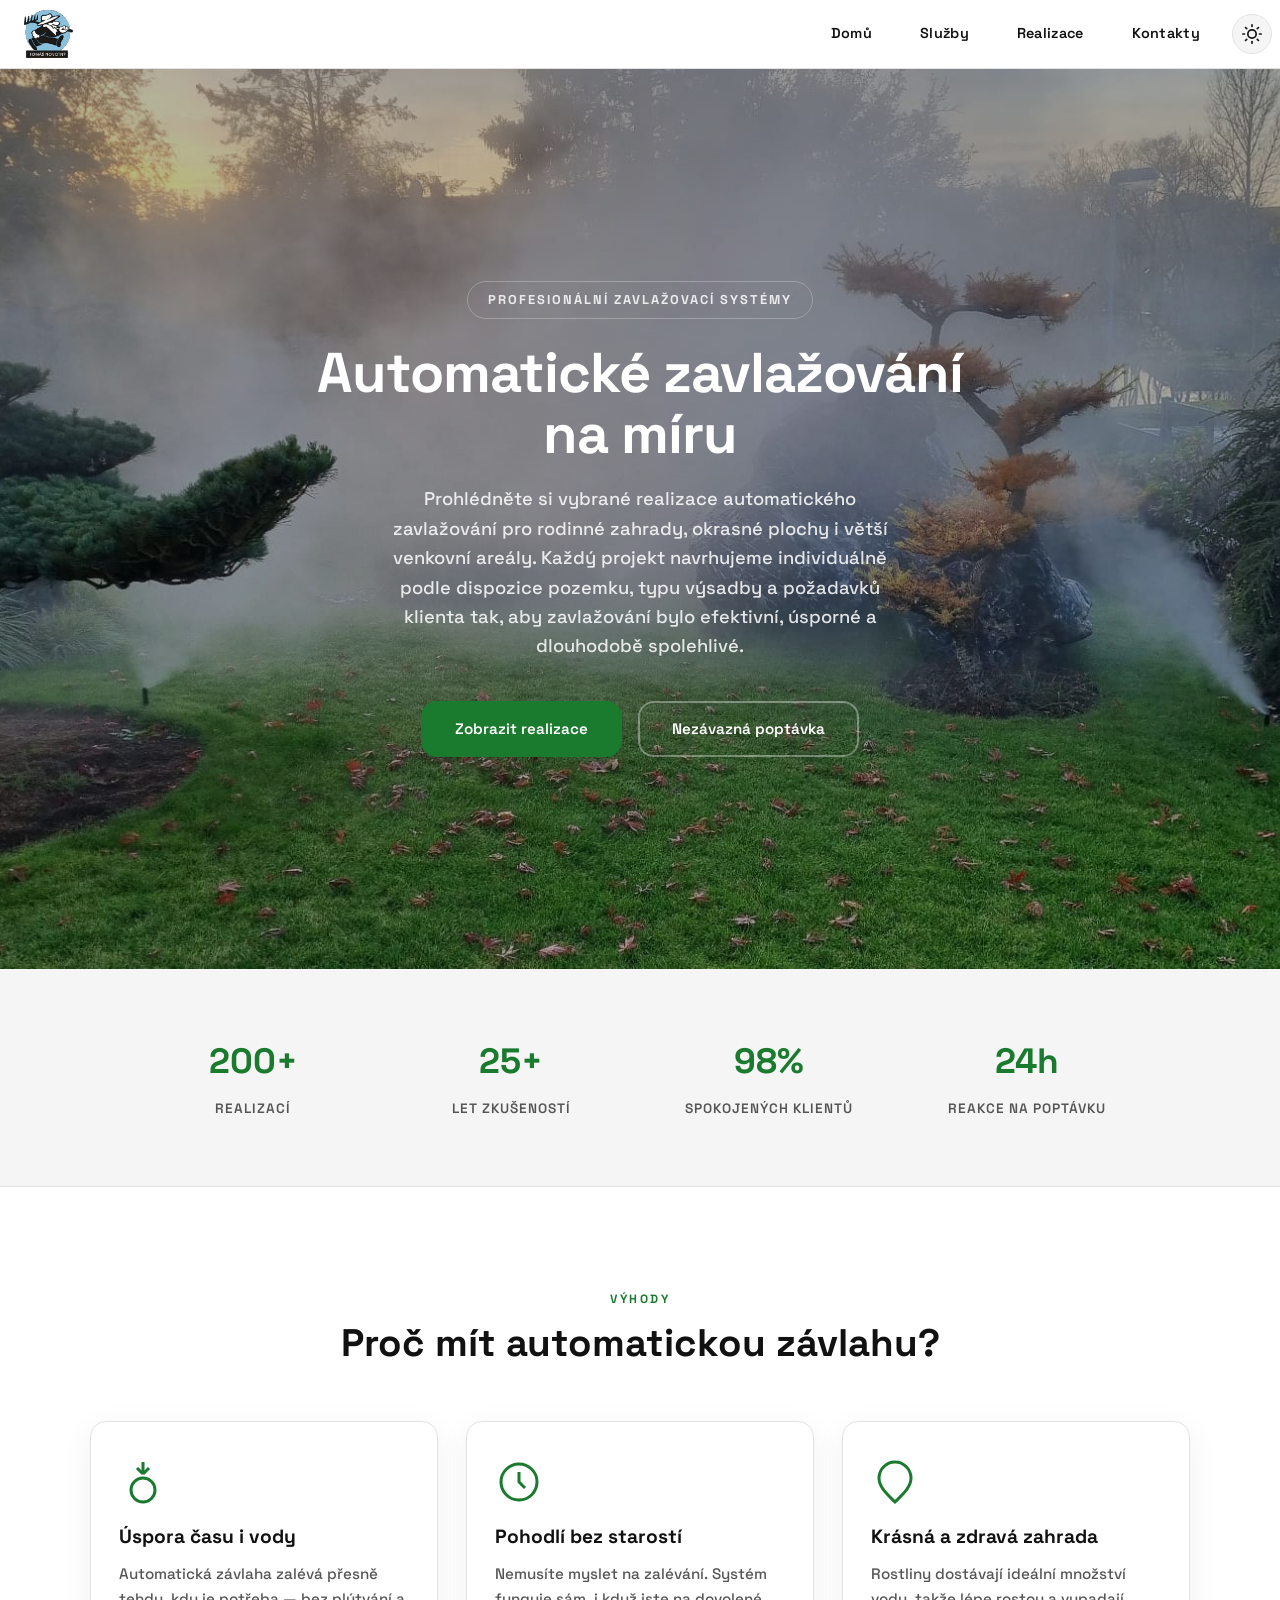
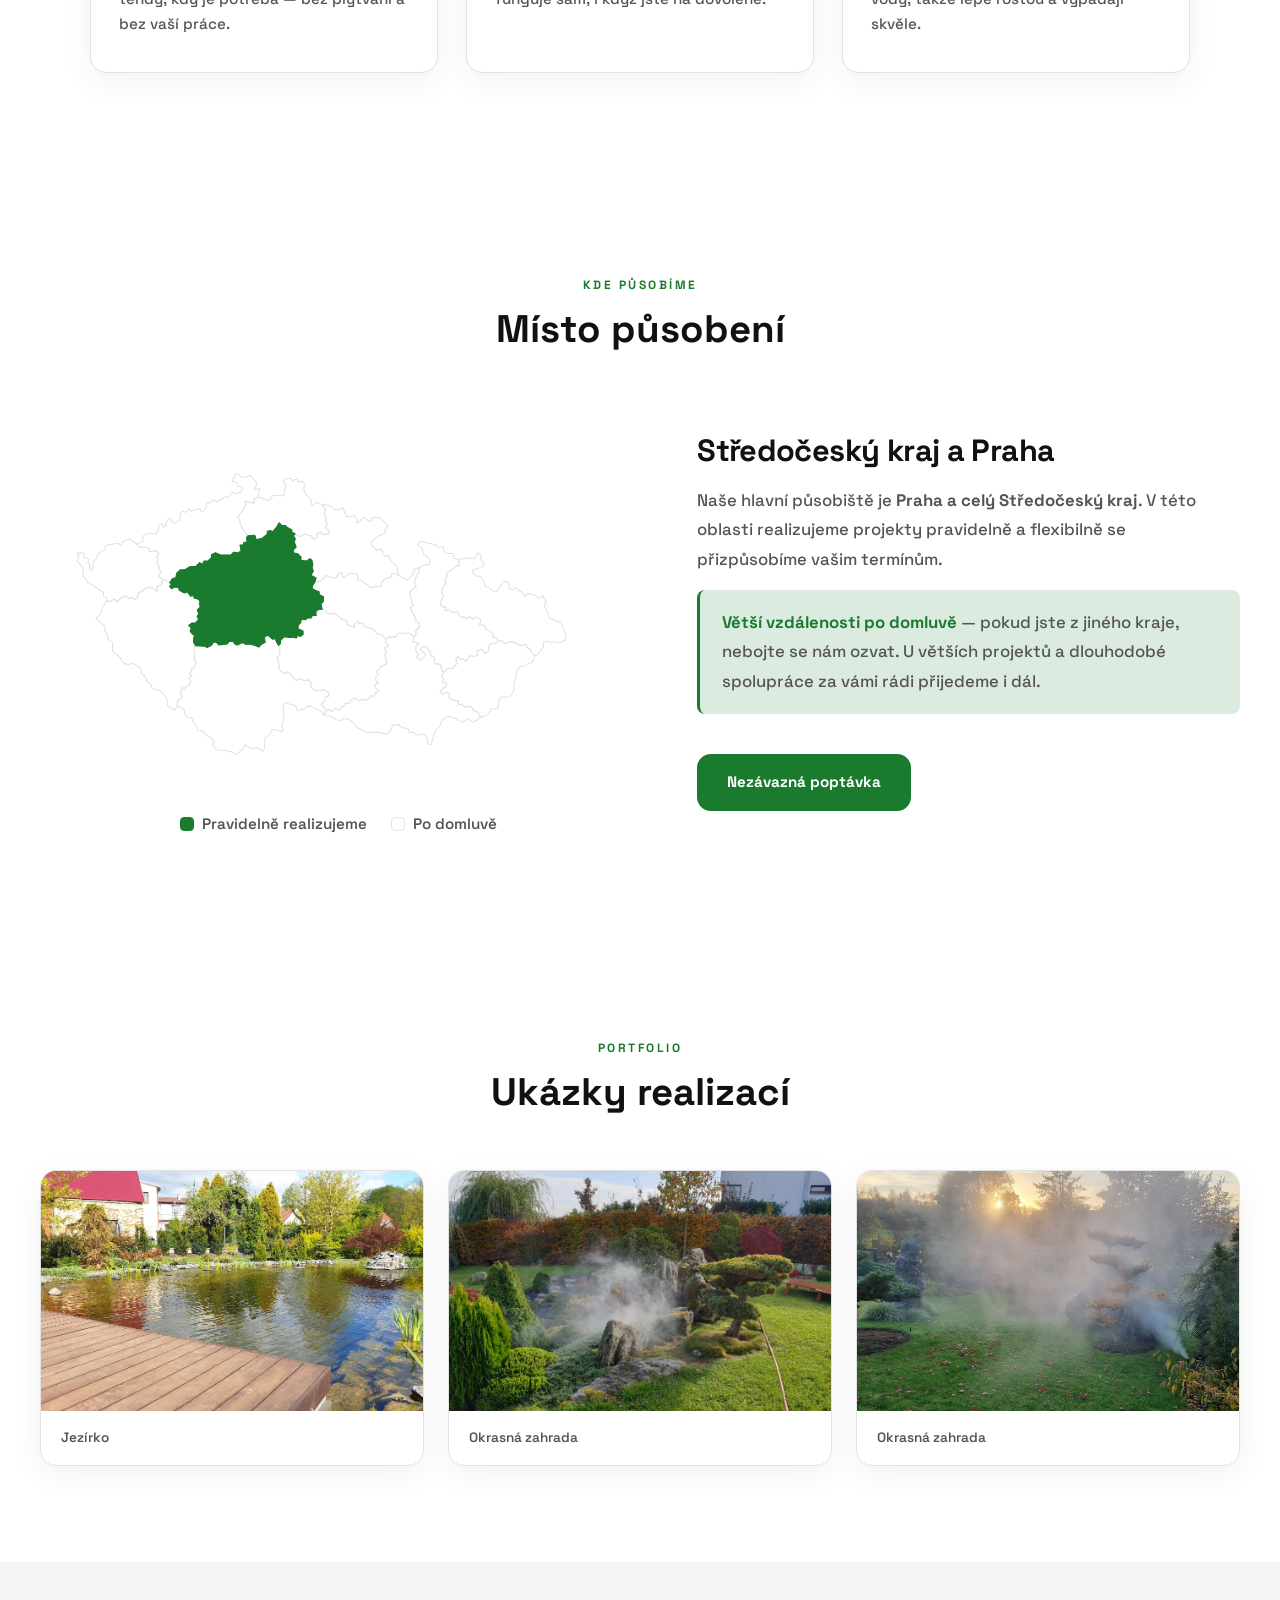
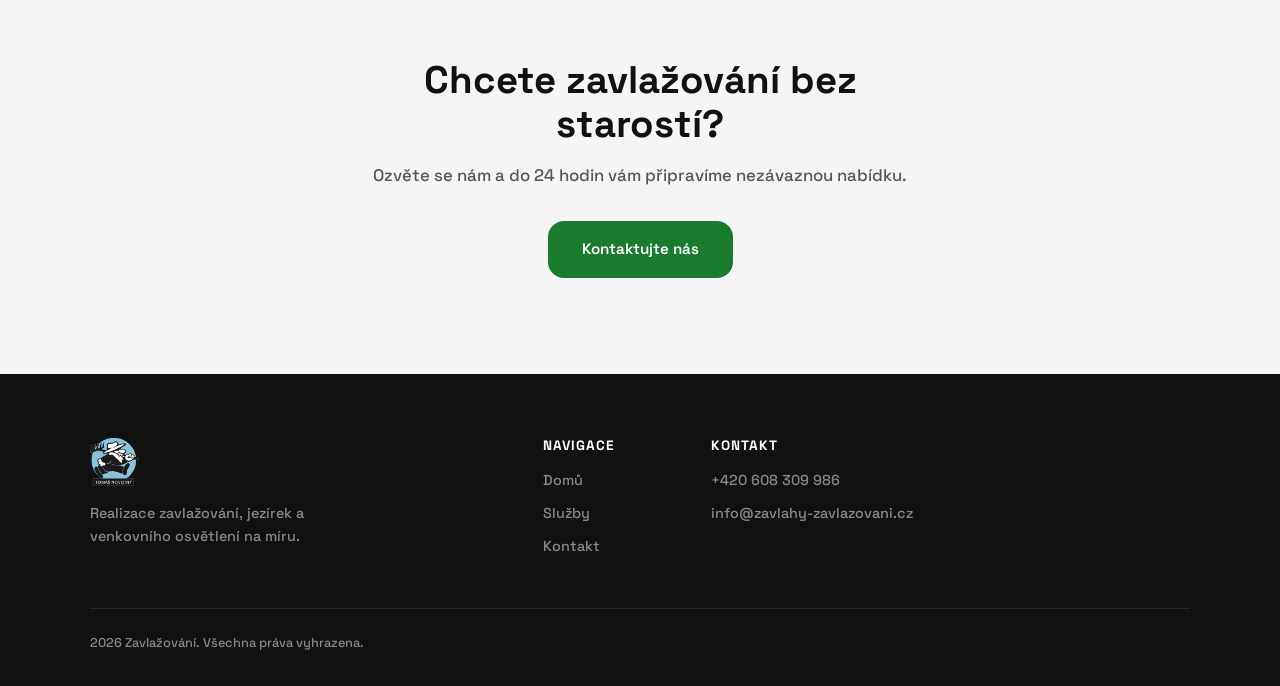
<file: index.html>
<!DOCTYPE html>
<html lang="cs" data-theme="light">
<head>
    <meta charset="UTF-8" />
    <meta name="viewport" content="width=device-width, initial-scale=1.0" />
    <meta name="description" content="Navrhujeme a instalujeme automatické závlahové systémy pro zahrady. Zajistíme návrh, realizaci i servis." />
    <title>Zavlažování na míru | Návrh, instalace a servis</title>
    <meta property="og:title" content="Automatické zavlažování na míru">
    <meta property="og:description" content="Návrh, instalace a servis závlahových systémů.">
    <meta property="og:type" content="website">
    <meta property="og:url" content="https://vaclavneu.github.io/">  <!-- Predelat realnou URL -->
    <meta property="og:image" content="https://vaclavneu.github.io/Obrazky/Tomas_logo.webp">
    <meta name="google-site-verification" content="M0ZLfWFNG0SLaXgLOf67npaNT7KguixeMrZRWFpr6Yw" />

    <link rel="preconnect" href="https://fonts.googleapis.com" />
    <link rel="preconnect" href="https://fonts.gstatic.com" crossorigin />
    <link href="https://fonts.googleapis.com/css2?family=Space+Grotesk:wght@500;600;700&display=swap" rel="stylesheet" />
    <link rel="icon" type="image/png" href="Obrazky/Tomas_logo.png" />
    <link rel="apple-touch-icon" href="Obrazky/Tomas_logo.png" />
    <link rel="stylesheet" href="app.css" />
    <link rel="stylesheet" href="Layout/Navbar.css" />
    <link rel="stylesheet" href="Layout/Footer.css" />
    <link rel="stylesheet" href="Pages/Home.css" />
        <script type="application/ld+json">
{
  "@context": "https://schema.org",
  "@type": "LocalBusiness",
  "name": "Zavlažování na míru",
  "url": "https://vaclavneu.github.io/",
  "description": "Návrh, instalace a servis automatických závlahových systémů pro zahrady, parky a sportovní areály.",
  "telephone": "+420608309986",
  "areaServed": "Česká republika",
  "image": "https://vaclavneu.github.io/Obrazky/Tomas_logo.webp"
}
</script>
</head>
<body>
    <div id="page-loader">
        <div class="loader-spinner"></div>
    </div>
<header id="navbar"></header>

<main class="home">

   
    <section class="hero">
        <div class="hero-overlay">
            <div class="hero-content">
                <span class="hero-badge">Profesionální zavlažovací systémy</span>
                <h1>Automatické zavlažování na míru</h1>
               <p>
                     Prohlédněte si vybrané realizace automatického zavlažování pro rodinné zahrady,
                     okrasné plochy i větší venkovní areály. Každý projekt navrhujeme individuálně
                     podle dispozice pozemku, typu výsadby a požadavků klienta tak, aby zavlažování
                     bylo efektivní, úsporné a dlouhodobě spolehlivé.
                </p>
                <div class="hero-actions">
                    <a href="Pages/Realizace/" class="btn-main">Zobrazit realizace</a>
                    <a href="Pages/Kontakt/" class="btn-ghost">Nezávazná poptávka</a>
                </div>
            </div>
        </div>
    </section>

   
    <section class="stats">
        <div class="stats-grid">
            <div class="stat-item reveal">
                <span class="stat-number">200+</span>
                <span class="stat-label">Realizací</span>
            </div>
            <div class="stat-item reveal reveal-delay-1">
                <span class="stat-number">25+</span>
                <span class="stat-label">Let zkušeností</span>
            </div>
            <div class="stat-item reveal reveal-delay-2">
                <span class="stat-number">98%</span>
                <span class="stat-label">Spokojených klientů</span>
            </div>
            <div class="stat-item reveal reveal-delay-3">
                <span class="stat-number">24h</span>
                <span class="stat-label">Reakce na poptávku</span>
            </div>
        </div>
    </section>

  
    <section class="benefits">
        <div class="section-header reveal">
            <span class="section-tag">Výhody</span>
            <h2>Proč mít automatickou závlahu?</h2>
        </div>

        <div class="benefits-row">
            <div class="benefit-card reveal">
                <div class="benefit-icon">
                    <svg viewBox="0 0 24 24" fill="none" stroke="currentColor" stroke-width="1.5">
                        <path d="M12 2v6m0 0l3-3m-3 3L9 5" /><circle cx="12" cy="16" r="6" />
                    </svg>
                </div>
                <h3>Úspora času i vody</h3>
                <p>Automatická závlaha zalévá přesně tehdy, kdy je potřeba — bez plýtvání a bez vaší práce.</p>
            </div>

            <div class="benefit-card reveal reveal-delay-1">
                <div class="benefit-icon">
                    <svg viewBox="0 0 24 24" fill="none" stroke="currentColor" stroke-width="1.5">
                        <path d="M3 12a9 9 0 1018 0 9 9 0 00-18 0z" /><path d="M12 7v5l3 3" />
                    </svg>
                </div>
                <h3>Pohodlí bez starostí</h3>
                <p>Nemusíte myslet na zalévání. Systém funguje sám, i když jste na dovolené.</p>
            </div>

            <div class="benefit-card reveal reveal-delay-2">
                <div class="benefit-icon">
                    <svg viewBox="0 0 24 24" fill="none" stroke="currentColor" stroke-width="1.5">
                        <path d="M12 22c4-4 8-7.5 8-12a8 8 0 10-16 0c0 4.5 4 8 8 12z" />
                    </svg>
                </div>
                <h3>Krásná a zdravá zahrada</h3>
                <p>Rostliny dostávají ideální množství vody, takže lépe rostou a vypadají skvěle.</p>
            </div>
        </div>
    </section>

   


 <section class="area" id="oblast-pusobeni">
    <div class="section-header reveal">
        <span class="section-tag">Kde působíme</span>
        <h2>Místo působení</h2>
    </div>

    <div class="area-content reveal">
        <div class="area-map" aria-label="Mapa České republiky se zvýrazněným Středočeským krajem a Prahou">
            <svg viewBox="0 0 210 145" xmlns="http://www.w3.org/2000/svg" role="img">
                <g class="map-regions">
                    <path class="region" data-name="Karlovarský kraj" d="M19.546,72.884l-1.693-0.069v-1.229l-1.229-0.582l0.064-1.423l-3.622-2.458l-2.263-1.164l-0.97-1.746l-0.97-1.099l0.453-2.005l-1.487-2.263l-1.067-1.067l0.744-1.455l-0.646-1.617h2.069l0.518,0.518v1.422h1.1l0.614,0.614l-0.356,1.002l0.646,0.647v1.617l0.971,0.97l0.452-2.328c0,0-0.323-0.776,0-1.1s1.293-1.293,1.293-1.293l0.582-1.94l2.522-1.358v-0.905l0.809-0.809l1.843-0.291l2.328-0.388l0.776,0.776l1.293-1.617l2.394-0.647l2.521,1.875l1.153,1.153h2.384l1.166,0.44c0,0-0.061,1.003,0,1.121c0.062,0.118,2.556-0.269,2.556-0.269l1.121,1.121l-1.099,1.099l0.605,1.143l-0.403,1.48l0.987,0.986L37.3,60.599l1.121,1.524L37.3,63.244l1.659,1.659l-0.807,1.973l-1.345,0.359v2.017l-1.793-1.345l-1.883-0.224l-3.586,2.331v1.345l-0.919,0.919l-1.502-0.74l-0.762,0.359l-1.479-0.896l-1.793,0.762l-1.277,1.278l-1.188-1.054L19.546,72.884z"/>
                    <path class="region" data-name="Plzeňský kraj" d="M38.959,64.903l-0.807,1.973l-1.345,0.359v2.017l-1.793-1.345l-1.883-0.224l-3.586,2.331v1.345l-0.919,0.919l-1.502-0.74l-0.762,0.359l-1.479-0.896l-1.793,0.762l-1.277,1.278l-1.188-1.054l-1.076,0.897l-1.693-0.069l-1.875,2.846l-0.114,1.701l-1.956,1.791l1.487,1.682l1.811,1.229l-0.129,1.875l1.229,1.424l-0.065,1.745l1.94,1.358l-0.194,2.134l0.323,1.487l1.552,0.841l1.358,1.423l1.035,1.746l1.875,0.517l0.647-0.452l1.681,0.324l2.134,1.552l0.259,1.745l1.875,1.876v0.905l1.746,1.358l0.323,1.357l1.164,0.842h1.617l1.552,1.552l1.422,2.068l0.194,2.265l2.651,1.745l0.911-1.517l0.018-0.899l0.399-1.422l1.25-0.535l0.297-0.834l-0.595-0.951l0.298-2.321l1.071,0.356l0.357-0.654l1.428-0.535l0.595-1.429l-0.714-1.428l1.13-0.596l-0.893-1.011l0.714-0.654v-0.893l0.833-0.655l1.071-1.666l-0.833-1.369l0.179-1.844v-1.072l-0.357-1.309l0.655-0.952l-0.773-1.309l0.06-1.428l0.297-1.072l-0.773-0.595l-0.833-1.071l0.417-1.19l-0.953-1.012l1.25-0.894h1.309l1.131-1.367l-0.536-1.071l0.595-1.012l-0.536-1.429l1.131-1.13l-0.297-0.893l0.119-1.547l-1.012-0.654l-1.19-0.238l-0.06-0.953l-1.19,0.238c0,0-1.204-1.596-1.25-1.606c-0.046-0.011-1.071,0.417-1.071,0.417l-1.071-0.536l-0.953-0.536l-0.178-1.011l-1.607-0.119l-0.952,0.595l-0.833-0.774l0.655-0.833l-0.546-0.687l-1.614-0.941H38.959z"/>
                    <path class="region" data-name="Ústecký kraj" d="M29.234,51.474l2.264-1.229l-0.064-1.747l0.776-0.776l2.328-0.388l1.94,0.259l0.776-1.423v-1.035l0.646-1.164h0.776l0.387,1.164l0.97-0.323V43.39l0.615-0.615l0.356-0.938h0.905l0.388,1.229l1.035,0.647l2.005-1.423l0.129-2.393l0.938-0.938l1.067,0.55l1.294-1.164l0.84,0.841l1.552-0.841l1.746-0.194l0.388,0.906h0.711l1.164-1.164v-1.811l1.487-0.259l1.035-1.035l1.358,0.841l2.069-1.099l0.841-0.841l1.746,0.129l0.841-1.681h1.164l0.453,0.517l2.328-0.841l0.259-1.617l-1.94-0.646v-1.229l-1.94-0.388l0.711-1.294l0.646-1.681l1.94,0.905l0.453,0.453h1.164l1.811-0.647l1.164,1.164l1.164,1.1l0.064,1.423l-0.97,1.617l2.199-0.388l-0.388,2.263v1.035l-1.523,0.532l-0.225,1.749l-1.524-0.583l-1.704-0.224l0.359,1.435l-1.144,1.144v0.919l-0.998,0.998c0,0-0.969,1.353-0.953,1.603s0.807,1.3,0.807,1.3v1.21l1.704,2.824l1.21,1.479l-0.538,0.718l0.224,1.704h-1.121l-0.359,1.076h-1.166l0.403,2.018l-0.852,0.852l-1.928-0.179l-1.031,1.031H60.57l-1.883-0.852l-1.524,0.807v1.076l-1.233,1.233h-1.412l-0.482,0.482l0.034,0.93l-1.345-0.807l-1.479,1.479l-2.063-0.044l-1.972,1.21l-1.749,0.089l-1.345,1.256l-0.269,1.569l-1.479,0.628l-0.807,1.3l-1.614-0.941h-0.987L37.3,63.244l1.121-1.121L37.3,60.599l0.404-0.852l-0.987-0.986l0.403-1.48l-0.605-1.143l1.099-1.099l-1.121-1.121l-2.556,0.269v-1.121l-1.166-0.44h-2.384L29.234,51.474z"/>
                    <path class="region" data-name="Liberecký kraj" d="M98.496,36.6l1.439,1.626l-0.449,1.883l0.763,1.838l-0.358,0.986l0.896,0.896l-0.718,1.435l1.346,1.345v0.852l-2.286,0.493l-1.077-1.076l-1.39,0.896v1.21l-1.166,0.673l-0.762-1.166l-2.601-0.897l-1.704,1.121l-1.883-1.211l-1.211-0.538v-0.897l-1.692-0.863l-0.773-0.773h-1.322l-1.009-1.009l-0.987,1.704l-1.569,1.749l-0.538-0.538l-1.345,0.224v1.121l-1.883,1.524l-2.242,0.538l-0.538-1.614l-2.601,0.134l-1.21-1.479l-1.704-2.824v-1.21l-0.807-1.3l0.953-1.603l0.998-0.998v-0.919l1.144-1.144l-0.359-1.435l1.704,0.224l1.524,0.583l0.225-1.749l1.523-0.532l4.01,1.229l1.293-1.875l2.393-0.129c0,0,1.574,0.292,1.682,0.194c0.107-0.099,0.388-2.264,0.388-2.264l0.517-2.07l-1.1-1.099l1.035-1.035h1.746l0.906,0.841l1.422-0.776l0.776,1.358l1.164-0.518l1.294,1.552l-0.583,1.293l0.647,2.004l1.131,1.132l1.067,1.067l0.129,1.875l0.42,0.42l1.456-1.326L98.496,36.6z"/>
                    <path class="region" data-name="Královéhradecký kraj" d="M98.496,36.6l1.94,0.129l2.134,0.97l0.646,0.647l1.487,0.258l1.617-0.905l0.646,1.423l0.906,2.005h1.164l1.682-0.647l1.034,1.94l-0.13,1.229l1.617-1.164l1.1-1.099l1.939,1.358l0.972,0.064l0.322-1.422h2.651l3.299,3.233l-1.1,0.97l-0.259,1.875l-2.069,0.776l-2.975,2.328l0.258,1.294l1.683,1.939l1.422-0.711l0.809,0.808v1.002l0.921,0.921l1.182-0.146l1.357,2.393l1.875,1.487l0.324,2.393l0.673,1.381l-1.999-0.895h-0.94v1.3l-2.376,0.673l-1.257,1.255l-0.402,1.704h-2.241l-1.57,0.448l-1.008-1.009l-1.727-1.009l-0.986-0.986h-1.076v-1.57l-0.807-0.807l-1.838-0.045l-1.525,0.762l-0.784,0.785c0,0-0.749-0.262-0.829-0.292s0-1.345,0-1.345h-1.166l-1.211,1.659h-2.287l-1.255-0.718l-2.364,2.048L95.9,65.755l0.494-1.614l-1.929-1.031l0.941-1.659l-0.493-1.076l0.27-1.345l-0.314-1.435l-0.717-0.717l-1.3,0.852l-2.107-0.27v-1.255l-1.144-1.144L88.1,54.77l-0.314-1.121l1.143-1.144l-0.695-1.905l0.404-1.121l-0.672-1.076l0.582-0.897l1.883,1.211l1.704-1.121l2.601,0.897l0.762,1.166l1.166-0.673v-1.21l1.39-0.896l1.077,1.076c0,0,2.262-0.468,2.286-0.493c0.022-0.026,0-0.852,0-0.852l-1.346-1.345l0.718-1.435l-0.896-0.896l0.358-0.986l-0.763-1.838l0.449-1.883L98.496,36.6z"/>
                    <path class="region" data-name="Pardubický kraj" d="M135.293,60.139l-0.414,1.949l-1.111,2.143l-0.357,2.062l0.595,0.992l-2.379,1.944v1.349l0.595,1.389l0.237,1.746l0.575,0.575l-1.329,0.893l0.992,1.943l1.071,2.104v1.07l1.349,0.595v1.786l-1.229,1.229v1.349l-0.754,1.071l-1.468-1.468h-4.404l-0.872,1.428h-2.937l-0.773,0.773l-1.726-1.726l-1.388-0.039l-1.707-2.022l-3.331-0.755l-0.596-1.388l-1.588,0.039v-0.873l-1.625,1.032v1.349l-1.826-0.635l-0.912-0.477v-1.189l-1.229-0.635l-0.952-0.198l-0.991-1.032l-1.667-1.07l-2.301,0.039l-2.143-1.666l-0.477-1.944l0.873-0.873l0.119-1.825l-1.626-0.793l-0.04-1.111l-1.309-0.437l-1.349-0.793l0.198-1.111l0.813-1.173l2.074-0.463l2.364-2.048l1.255,0.718c0,0,2.174,0.078,2.287,0c0.113-0.079,1.211-1.659,1.211-1.659h1.166v1.345l0.829,0.292l0.784-0.785l1.525-0.762l1.838,0.045l0.807,0.807v1.57h1.076l0.986,0.986l1.727,1.009l1.008,1.009l1.57-0.448h2.241l0.402-1.704l1.257-1.255l2.376-0.673v-1.3h0.94l1.999,0.895l2.948,1.658l1.681-1.681l0.874-0.874l-0.032-1.52L135.293,60.139z"/>
                    <path class="region" data-name="Olomoucký kraj" d="M150.037,57.165v2.464h-1.175l-1.07,1.071l-2.382,1.547v1.667l-0.832,0.833l0.654,1.19l-1.428,2.023l-0.417,1.844l0.982,0.982l-0.923,1.517l-0.297,1.786l0.862,0.862h1.101v1.279h1.488l0.952,0.953l1.725-0.477l1.429,2.082h1.19l1.012,0.536l1.189-0.833l1.013,1.012l1.309-0.715l1.786,0.953l-0.418,2.022h1.846l0.654,1.786l1.428,0.477l1.22,1.219l-0.148,1.221h1.31l0.653,1.309l-0.981,0.982l-0.981-0.328l-1.606,1.07v1.667l-1.28,1.28l-1.397-1.577l-1.845,0.653l0.535,1.607l-1.606,0.477l-1.19-0.357l-0.981,0.981l-0.685,1.221l-0.922-0.923l-1.578,0.089l-0.476-1.13l-0.952,0.833l0.536,1.844l-0.893,0.894l-0.536,0.833l-2.261,0.357l-1.399,1.397l-0.921-1.576v-0.893l-0.745-0.744h-1.636l-0.237-1.279v-1.19l-1.429-0.893V92l-0.923-0.922l-0.565-1.22h-1.309l-0.893,1.012l0.951,0.951l0.982,0.982l-1.041,1.518l-0.715,0.714l-1.785-1.31l0.834-0.832l-1.071-1.429v-1.547l1.189-1.25l-1.368-0.416l-1.131-0.06l0.694-1.865l0.754-1.071v-1.349l1.229-1.229v-1.786l-1.349-0.595v-1.07l-1.071-2.104l-0.992-1.943l1.329-0.893l-0.575-0.575l-0.237-1.746l-0.595-1.389v-1.349c0,0,2.353-1.883,2.379-1.944c0.027-0.061-0.595-0.992-0.595-0.992l0.357-2.062l1.111-2.143l0.414-1.949l2.069-0.97h1.617l0.064-2.005l-1.067-1.067l-1.067-0.42l-0.775-2.781l-1.682-0.905l0.905-1.746l2.005,0.517l1.487,0.323l2.457,0.711l1.003,1.002l1.714-0.55l0.26,1.682l1.356,1.035h2.069l0.519,1.811L150.037,57.165z"/>
                    <path class="region" data-name="Moravskoslezský kraj" d="M150.037,57.165v2.464h-1.175l-1.07,1.071l-2.382,1.547v1.667l-0.832,0.833l0.654,1.19l-1.428,2.023l-0.417,1.844l0.982,0.982l-0.923,1.517l-0.297,1.786l0.862,0.862h1.101v1.279h1.488l0.952,0.953l1.725-0.477l1.429,2.082h1.19l1.012,0.536l1.189-0.833l1.013,1.012l1.309-0.715l1.786,0.953l-0.418,2.022h1.846l0.654,1.786l1.428,0.477l1.22,1.219l-0.148,1.221h1.31l0.653,1.309h1.37l1.19,1.012l1.903-0.773l1.904,0.416l1.429,1.013h1.249l1.31-0.537l0.119,1.071l1.666,1.071l0.298,1.369l1.368,0.64l1.101-0.389l2.068-2.716l-0.129-1.552l1.423-0.646l1.163,0.581l1.94-0.388l1.617,0.518l2.069-0.97l0.323-1.552l-1.164-3.17l-0.711-2.199h-1.683l-0.71-0.84l-2.135-0.646l-0.323-1.553l-1.423-3.104l0.776-1.681l-0.646-0.259l-0.647-1.811l-1.293,0.97l-2.522-1.423l-2.199-0.323l-0.775,1.358l-1.164-1.94l-1.488-0.711l-0.711-0.905l-1.293,0.841l-1.293-0.582l0.097-1.584l-1.067-1.067l-1.552,0.258l-0.776,2.005c0,0-1.317,1.413-1.487,1.487c-0.17,0.075-1.39-0.032-1.39-0.032l-1.326-1.326l-1.358-0.453l-0.711-2.134l-1.229-1.746l-1.39,0.162l-1.326-1.326v-1.1l2.328-0.711l1.844-0.906v-1.067l-1.196-1.196l0.258-1.294l-1.293-1.293l-0.647,1.293l-0.97,0.97l-3.232-0.259L150.037,57.165z"/>
                    <path class="region" data-name="Vysočina" d="M122.679,87.061l-1.726-1.726l-1.388-0.039l-1.707-2.022l-3.331-0.755l-0.596-1.388l-1.588,0.039v-0.873l-1.625,1.032c0,0,0.055,1.304,0,1.349c-0.055,0.044-1.826-0.635-1.826-0.635l-0.912-0.477v-1.189l-1.229-0.635l-0.952-0.198l-0.991-1.032l-1.667-1.07l-2.301,0.039l-2.143-1.666l-1.428,0.119l-0.952,0.773l0.119,1.428l-1.369-0.06l-0.476,1.012h-1.369l-0.773,0.714l-0.952-0.238l-0.714,0.418l-0.178,0.952l-0.893,0.832l-0.06,1.369l1.845,0.894c0,0,0.067,1.098,0.059,1.249c-0.007,0.15-1.13,0.774-1.13,0.774l-0.893-0.418l-0.536,0.952l-1.071-0.179l-1.547,0.061l-1.964-0.298l-1.309,1.31l-0.06,1.248l-0.655,0.655l0.417,1.547l-0.059,1.666l-0.714,0.894v1.845l0.654,1.369l-0.297,1.07l0.655,1.189l1.309,1.071l1.131-0.654l1.488,0.833l0.654,1.19l1.309,1.19l1.19-0.654l1.904,0.713l1.726-0.297l0.773,1.07l-0.238,1.311l1.547,1.547l2.023,0.06l1.666-0.357l1.727,1.369l-0.18,1.07l-1.25,0.238l-0.237,1.488l-1.31,1.368l1.071,0.952l0.952,1.487l1.071-0.534l1.071,0.773l1.309-1.369l1.369,1.012l0.714-1.369l0.833-0.237l0.773-1.072h1.428l0.536-1.249l1.666-0.714l1.487,1.012l1.012-0.596l1.369,0.417l1.31-0.654l0.714-1.132l1.131,0.298l0.534-1.309l0.894-0.238l0.417-0.774l-1.071-0.773l-0.357-1.189l1.368-0.834l-1.25-1.249l0.299-1.071l0.951-0.773l-0.892-1.13l1.07-0.715l0.417-0.952l2.321-1.071l-0.12-2.142l-0.476-1.19L122.739,92l-0.655-1.547l1.19-0.714l0.356-0.714l-1.249-0.833L122.679,87.061z"/>
                    <path class="region" data-name="Zlínský kraj" d="M178.557,93.057l-1.368-0.64l-0.298-1.369l-1.666-1.071l-0.119-1.071l-1.31,0.537h-1.249l-1.429-1.013l-1.904-0.416l-1.903,0.773l-1.19-1.012h-1.37l-0.981,0.982l-0.981-0.328l-1.606,1.07v1.667c0,0-1.032,1.102-1.28,1.28c-0.246,0.178-1.397-1.577-1.397-1.577l-1.845,0.653l0.535,1.607l-1.606,0.477l-1.19-0.357l-0.981,0.981l-0.685,1.221l-0.922-0.923l-1.578,0.089l-0.476-1.13l-0.952,0.833l0.536,1.844l-0.893,0.894l-0.536,0.833l-2.261,0.357l-1.399,1.397l-0.862,1.16l0.715,1.25l-0.357,1.25l1.607,0.179l-0.18,1.189l-1.07,0.715l-1.19,1.249l0.893,1.131l1.964-0.773l0.714,0.773l-0.179,1.369l1.488,0.833l1.963,0.238l-0.059,1.369l1.249-0.061l1.309,1.19l1.548-0.596l1.368,0.834l0.061,0.952l1.486,0.356l0.894,1.31l0.511,0.643h1.164l1.682-1.034l1.164-2.006l2.392-0.129l0.422-3.201l0.938-0.938l3.104-0.259l1.617-2.328v-2.781l0.841-2.392v-1.683l1.293-2.004l1.746-0.453l1.617-0.841l1.423-0.518L178.557,93.057z"/>
                    <path class="region" data-name="Jihočeský kraj" d="M44.308,112.233l1.428,0.416l1.456,1.27l-0.238,0.736l1.034,1.552l1.811,0.324l0.518,1.616l1.229,1.617l0.517,1.487l1.358,0.065l2.328,2.198l1.229,0.452l1.358,1.617l-0.97,1.035l2.134,2.134h2.458l2.458,0.452l2.004,1.165l2.846-2.394l0.582-1.487l1.487,1.293l1.617,0.324l1.293-0.324l2.134,1.423l0.84-1.357l-0.258-1.294l0.258-2.198l1.811-1.487l0.647-1.876l1.681,0.065l2.328,0.711l0.388-0.711l-0.582-1.035l0.323-1.422l0.583-1.747l-0.194-2.264l-0.13-2.393l0.711-1.357l2.134,0.711l1.811,0.388l0.583,1.94l2.781-0.646l0.776-1.035l1.875,0.064l2.845,1.487l0.971,0.453l0.971,1.422l0.773-1.667l-0.952-1.487l-1.071-0.952l1.31-1.368l0.237-1.488l1.25-0.238l0.18-1.07l-1.727-1.369l-1.666,0.357l-2.023-0.06l-1.547-1.547l0.238-1.311l-0.773-1.07l-1.726,0.297l-1.904-0.713l-1.19,0.654l-1.309-1.19l-0.654-1.19l-1.488-0.833l-1.131,0.654l-1.309-1.071l-0.655-1.189l0.297-1.07l-0.654-1.369v-1.845l0.714-0.894l0.059-1.666l-0.417-1.547l-0.773-1.13l-0.536-1.31l-1.012,0.118l-1.844-1.547l-1.25,0.893l0.357,1.846l-1.547,0.832l-0.833,0.953l-1.726-0.715l-1.904-0.476l-1.071,0.179l-1.547-0.715l-1.488,0.893c0,0-0.868-0.056-1.011-0.059c-0.144-0.004-0.953-1.191-0.953-1.191h-1.428l-0.714,0.894l-3.213,0.356l-0.893-0.951h-1.13l-0.655,1.13l-1.666,0.834l-1.071-0.536l-3.273-0.119l-0.655,0.952l0.357,1.309v1.072l-0.179,1.844l0.833,1.369l-1.071,1.666l-0.833,0.655v0.893l-0.714,0.654l0.893,1.011l-1.13,0.596l0.714,1.428l-0.595,1.429l-1.428,0.535l-0.357,0.654l-1.071-0.356l-0.298,2.321l0.595,0.951l-0.297,0.834l-1.25,0.535l-0.399,1.422L44.308,112.233z"/>
                    <path class="region" data-name="Jihomoravský kraj" d="M133.133,86.327l-1.468-1.468h-4.404l-0.872,1.428h-2.937l-0.773,0.773l-0.297,1.132l1.249,0.833l-0.356,0.714l-1.19,0.714L122.739,92l-0.536,1.131l0.476,1.19l0.12,2.142l-2.321,1.071l-0.417,0.952l-1.07,0.715l0.892,1.13l-0.951,0.773l-0.299,1.071l1.25,1.249l-1.368,0.834l0.357,1.189c0,0,1.04,0.616,1.071,0.773c0.03,0.159-0.417,0.774-0.417,0.774l-0.894,0.238l-0.534,1.309l-1.131-0.298l-0.714,1.132l-1.31,0.654l-1.369-0.417l-1.012,0.596l-1.487-1.012l-1.666,0.714l-0.536,1.249h-1.428l-0.773,1.072l-0.833,0.237l-0.714,1.369l-1.369-1.012l-1.309,1.369l-1.071-0.773l-1.071,0.534l-0.773,1.667l0.84,0.131l1.682,0.193l1.939,1.424l1.941,0.193l0.452-0.776l1.939,0.194l2.846,2.005l0.323,1.034l3.751,2.069l4.462-0.063l3.428,0.646l1.293-1.488l0.712-1.938l2.393-0.13l1.035,1.1l2.392,0.388l0.324,1.617l1.229-0.389l2.135,1.294l1.939-0.518l1.294,0.841l0.646,3.233l1.035-0.13l0.775-2.716l0.518-1.875l2.135-2.651l0.517-1.812l0.776-0.323l1.164-1.164h1.229l2.393,1.035l2.069,1.229l2.07-1.359l1.745,1.164l1.552-0.387l1.617-1.488l-0.511-0.643l-0.894-1.31l-1.486-0.356l-0.061-0.952l-1.368-0.834l-1.548,0.596l-1.309-1.19l-1.249,0.061l0.059-1.369l-1.963-0.238l-1.488-0.833l0.179-1.369l-0.714-0.773l-1.964,0.773l-0.893-1.131l1.19-1.249l1.07-0.715l0.18-1.189l-1.607-0.179l0.357-1.25l-0.715-1.25l0.862-1.16l-0.921-1.576v-0.893l-0.745-0.744h-1.636l-0.237-1.279v-1.19l-1.429-0.893V92l-0.923-0.922l-0.565-1.22h-1.309l-0.893,1.012l0.951,0.951l0.982,0.982l-1.041,1.518l-0.715,0.714l-1.785-1.31l0.834-0.832l-1.071-1.429v-1.547l1.189-1.25l-1.368-0.416l-1.131-0.06L133.133,86.327z"/>
                    <path class="region region-stredocesky" data-name="Středočeský kraj" d="M99.213,71.173l-1.626-0.793l-0.04-1.111l-1.309-0.437l-1.349-0.793l0.198-1.111l0.813-1.173l0.494-1.614l-1.929-1.031l0.941-1.659l-0.493-1.076l0.27-1.345l-0.314-1.435l-0.717-0.717l-1.3,0.852l-2.107-0.27v-1.255l-1.144-1.144L88.1,54.77l-0.314-1.121l1.143-1.144l-0.695-1.905l0.404-1.121l-0.672-1.076l0.582-0.897l-1.211-0.538v-0.897l-1.692-0.863l-0.773-0.773h-1.322l-1.009-1.009l-0.987,1.704l-1.569,1.749l-0.538-0.538l-1.345,0.224v1.121l-1.883,1.524l-2.242,0.538l-0.538-1.614l-2.601,0.134l-0.538,0.718l0.224,1.704h-1.121l-0.359,1.076h-1.166l0.403,2.018l-0.852,0.852l-1.928-0.179l-1.031,1.031H60.57l-1.883-0.852l-1.524,0.807v1.076l-1.233,1.233h-1.412l-0.482,0.482l0.034,0.93l-1.345-0.807l-1.479,1.479l-2.063-0.044l-1.972,1.21l-1.749,0.089l-1.345,1.256l-0.269,1.569l-1.479,0.628l-0.807,1.3l0.546,0.687l-0.655,0.833l0.833,0.774l0.952-0.595l1.607,0.119l0.178,1.011l0.953,0.536l1.071,0.536l1.071-0.417l1.25,1.606l1.19-0.238l0.06,0.953l1.19,0.238l1.012,0.654l-0.119,1.547l0.297,0.893l-1.131,1.13l0.536,1.429l-0.595,1.012l0.536,1.071l-1.131,1.367h-1.309l-1.25,0.894l0.953,1.012l-0.417,1.19l0.833,1.071l0.773,0.595l-0.297,1.072l-0.06,1.428l0.773,1.309l3.273,0.119l1.071,0.536l1.666-0.834l0.655-1.13h1.13l0.893,0.951l3.213-0.356l0.714-0.894h1.428l0.953,1.191l1.011,0.059l1.488-0.893l1.547,0.715l1.071-0.179l1.904,0.476l1.726,0.715l0.833-0.953l1.547-0.832l-0.357-1.846l1.25-0.893l1.844,1.547l1.012-0.118l0.536,1.31l0.773,1.13l0.655-0.655l0.06-1.248l1.309-1.31l1.964,0.298l1.547-0.061l1.071,0.179l0.536-0.952l0.893,0.418l1.13-0.774l-0.059-1.249l-1.845-0.894l0.06-1.369l0.893-0.832l0.178-0.952l0.714-0.418l0.952,0.238l0.773-0.714h1.369l0.476-1.012l1.369,0.06l-0.119-1.428l0.952-0.773l1.428-0.119l-0.477-1.944l0.873-0.873L99.213,71.173zM76.799,66.65l-1.151,0.119l-0.793,0.556l0.556,0.476l0.119,1.229l-0.833,0.754l-0.953-0.635l-1.229-0.159l-0.595,0.595l-1.111,0.278l-0.634,0.913l-0.873,0.039l-0.833,0.397l-0.238,0.635l-1.071,0.238l-0.794-0.873l0.397-1.27l-1.111-0.556l0.317-0.714l-0.913-0.595l-0.714-1.031l0.555-0.833l-0.912-1.111l1.666-0.833l0.635,0.357l1.111,0.08l-0.278-1.032l0.714-0.437l0.992,0.198l1.111-0.595l0.595-0.793l1.31,0.04l0.317,0.555l0.753,0.238l0.238,0.357l0.873-0.198l-0.238,0.873l1.15,0.277l0.516,0.833h0.754l0.714,0.912L76.799,66.65z"/>
                    <path class="region region-stredocesky" data-name="Praha" d="M63.985,65.103l1.666-0.833l0.635,0.357c0,0,0.993,0.191,1.111,0.08c0.118-0.112-0.278-1.032-0.278-1.032l0.714-0.437l0.992,0.198l1.111-0.595l0.595-0.793l1.31,0.04l0.317,0.555l0.753,0.238l0.238,0.357l0.873-0.198l-0.238,0.873l1.15,0.277l0.516,0.833h0.754l0.714,0.912l-0.119,0.714l-1.151,0.119l-0.793,0.556l0.556,0.476l0.119,1.229l-0.833,0.754l-0.953-0.635l-1.229-0.159l-0.595,0.595l-1.111,0.278l-0.634,0.913l-0.873,0.039l-0.833,0.397l-0.238,0.635l-1.071,0.238l-0.794-0.873l0.397-1.27l-1.111-0.556l0.317-0.714l-0.913-0.595l-0.714-1.031l0.555-0.833L63.985,65.103z"/>
                </g>
            </svg>

            <div class="map-legend">
                <span class="legend-item"><span class="legend-dot legend-dot-active"></span>Pravidelně realizujeme</span>
                <span class="legend-item"><span class="legend-dot"></span>Po domluvě</span>
            </div>
        </div>

        <div class="area-info">
            <h3>Středočeský kraj a Praha</h3>
            <p>
                Naše hlavní působiště je <strong>Praha a celý Středočeský kraj</strong>.
                V této oblasti realizujeme projekty pravidelně a flexibilně se přizpůsobíme vašim termínům.
            </p>
            <p class="area-note">
                <strong>Větší vzdálenosti po domluvě</strong> — pokud jste z jiného kraje, nebojte se nám ozvat. U větších projektů a dlouhodobé spolupráce za vámi rádi přijedeme i dál.
            </p>
            <a href="Pages/Kontakt/" class="btn-main area-btn">Nezávazná poptávka</a>
        </div>
    </div>
</section>
   
    <section class="gallery">
        <div class="section-header reveal">
            <span class="section-tag">Portfolio</span>
            <h2>Ukázky realizací</h2>
        </div>

        <div class="images">
            <div class="image-card reveal">
                <img src="Obrazky/Jezirko6.jpeg" alt="Realizace zavlažování 1" loading="lazy" />
                <div class="image-label">Jezírko</div>
            </div>
            <div class="image-card reveal reveal-delay-1">
                <img src="Obrazky/Zavlaha7.jpeg" alt="Realizace zavlažování 2" loading="lazy" />
                <div class="image-label">Okrasná zahrada</div>
            </div>
            <div class="image-card reveal reveal-delay-2">
                <img src="Obrazky/Zavlaha3.jpeg" alt="Realizace zavlažování 3" loading="lazy" />
                <div class="image-label">Okrasná zahrada</div>
            </div>
        </div>
    </section>

   
    <section class="cta reveal">
        <div class="cta-inner">
            <h2>Chcete zavlažování bez starostí?</h2>
            <p>Ozvěte se nám a do 24 hodin vám připravíme nezávaznou nabídku.</p>
            <a href="Pages/Kontakt/" class="btn-main">Kontaktujte nás</a>
        </div>
    </section>

</main>
<footer id="footer"></footer>
 <script src="app.js"></script>
</body>
</html>
</file>
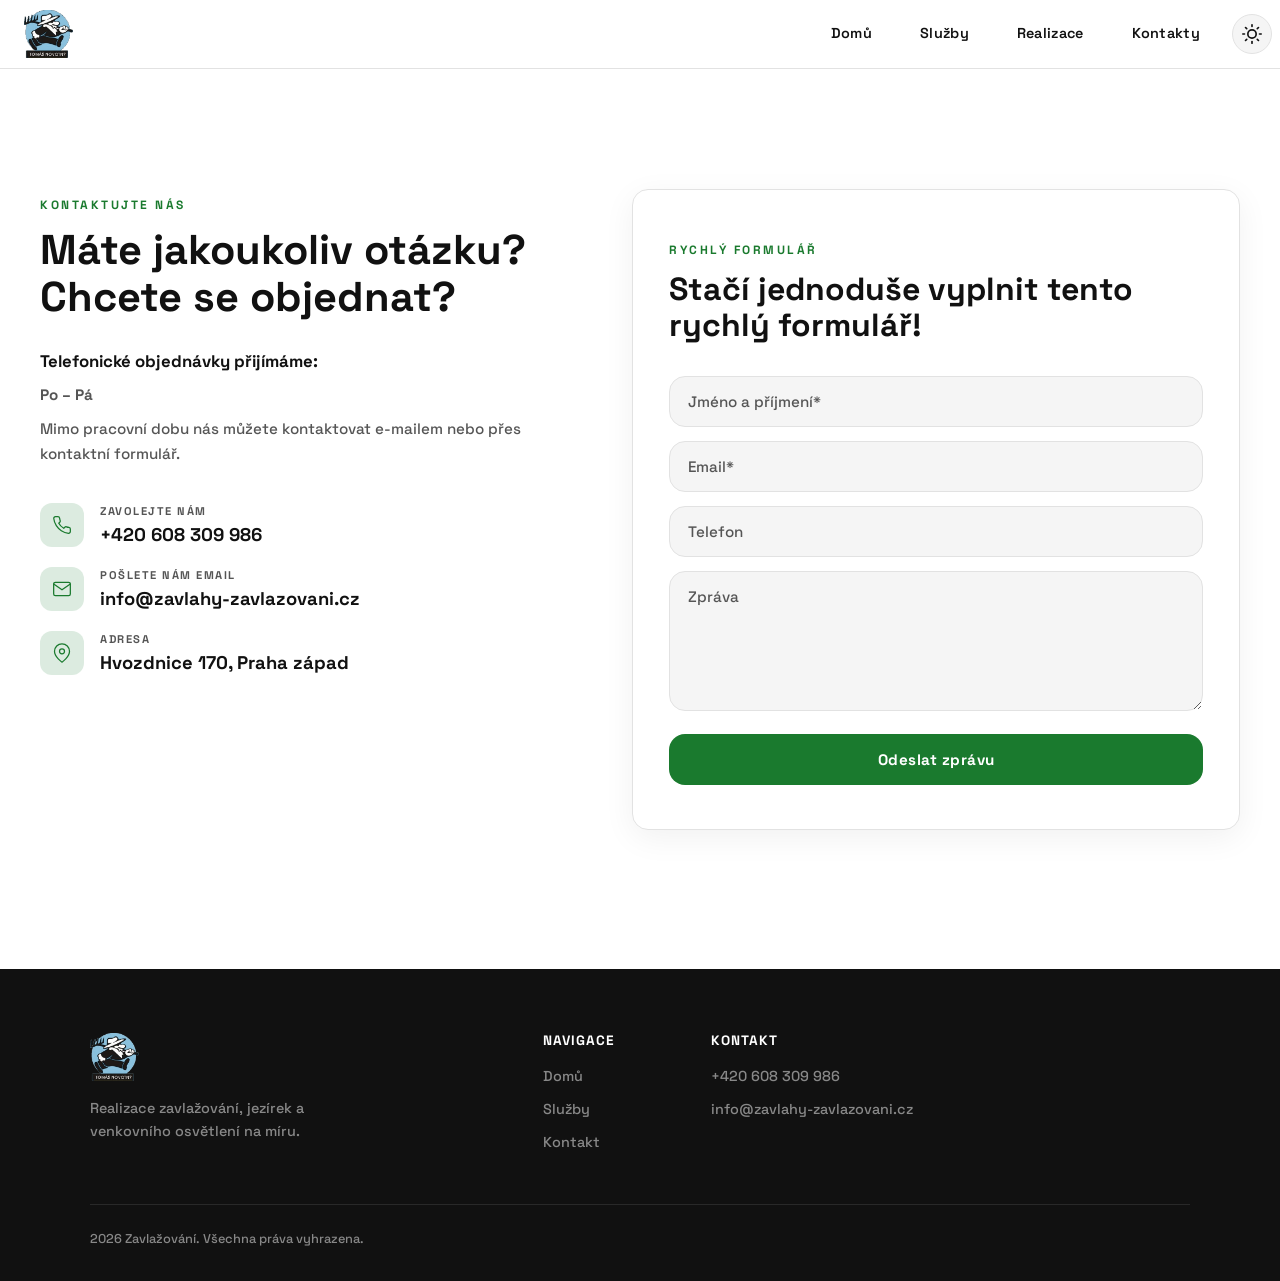
<file: Pages/Kontakt/index.html>
<!DOCTYPE html>
<html lang="cs" data-theme="light">
<head>
    <meta charset="UTF-8" />
    <meta name="viewport" content="width=device-width, initial-scale=1.0" />
    <title>Kontakt | Automatické zavlažování</title>
    <meta name="description" content="Kontaktujte nás kvůli nezávazné poptávce na automatické zavlažování zahrady. Rádi vám připravíme řešení na míru.">
    <link rel="canonical" href="https://tvoje-domena.cz/Pages/Kontakt/">

    <link rel="preconnect" href="https://fonts.googleapis.com" />
    <link rel="preconnect" href="https://fonts.gstatic.com" crossorigin />
    <link href="https://fonts.googleapis.com/css2?family=Space+Grotesk:wght@500;600;700&display=swap" rel="stylesheet" />
    <link rel="icon" type="image/x-icon" href="/Obrazky/Tomas_logo.png" />
    <link rel="stylesheet" href="../../app.css" />
    <link rel="stylesheet" href="../../Layout/Navbar.css" />
    <link rel="stylesheet" href="../../Layout/Footer.css" />
    <link rel="stylesheet" href="../Kontakt.css" />
</head>
<body>
    <div id="page-loader">
        <div class="loader-spinner"></div>
    </div>

    <header id="navbar"></header>

    <section class="contact-page">
        <div class="contact-container">

            <div class="contact-info reveal">
                <span class="section-tag">Kontaktujte nás</span>
                <h1>Máte jakoukoliv otázku?<br />Chcete se objednat?</h1>

                <div class="info-block">
                    <h3>Telefonické objednávky přijímáme:</h3>
                    <p><strong>Po – Pá</strong></p>
                    <p>Mimo pracovní dobu nás můžete kontaktovat e-mailem nebo přes kontaktní formulář.</p>
                </div>

                <div class="contact-items">
                    <div class="contact-item">
                        <div class="contact-icon-wrap">
                            <svg viewBox="0 0 24 24" fill="none" stroke="currentColor" stroke-width="1.5" stroke-linecap="round" stroke-linejoin="round">
                                <path d="M22 16.92v3a2 2 0 01-2.18 2 19.79 19.79 0 01-8.63-3.07 19.5 19.5 0 01-6-6A19.79 19.79 0 012.12 4.18 2 2 0 014.11 2h3a2 2 0 012 1.72c.127.96.361 1.903.7 2.81a2 2 0 01-.45 2.11L8.09 9.91a16 16 0 006 6l1.27-1.27a2 2 0 012.11-.45c.907.339 1.85.573 2.81.7A2 2 0 0122 16.92z" />
                            </svg>
                        </div>
                        <div>
                            <p class="item-label">Zavolejte nám</p>
                            <p class="item-value">+420 608 309 986</p>
                        </div>
                    </div>

                    <div class="contact-item">
                        <div class="contact-icon-wrap">
                            <svg viewBox="0 0 24 24" fill="none" stroke="currentColor" stroke-width="1.5" stroke-linecap="round" stroke-linejoin="round">
                                <path d="M4 4h16c1.1 0 2 .9 2 2v12c0 1.1-.9 2-2 2H4c-1.1 0-2-.9-2-2V6c0-1.1.9-2 2-2z" />
                                <polyline points="22,6 12,13 2,6" />
                            </svg>
                        </div>
                        <div>
                            <p class="item-label">Pošlete nám email</p>
                            <p class="item-value">info@zavlahy-zavlazovani.cz</p>
                        </div>
                    </div>

                    <div class="contact-item">
                        <div class="contact-icon-wrap">
                            <svg viewBox="0 0 24 24" fill="none" stroke="currentColor" stroke-width="1.5" stroke-linecap="round" stroke-linejoin="round">
                                <path d="M21 10c0 7-9 13-9 13s-9-6-9-13a9 9 0 0118 0z" />
                                <circle cx="12" cy="10" r="3" />
                            </svg>
                        </div>
                        <div>
                            <p class="item-label">Adresa</p>
                            <p class="item-value">Hvozdnice 170, Praha západ</p>
                        </div>
                    </div>
                </div>
            </div>

            <div class="contact-form-wrap reveal reveal-delay-1">
                <span class="section-tag">Rychlý formulář</span>
                <h2>Stačí jednoduše vyplnit tento rychlý formulář!</h2>

                <form id="contact-form" class="contact-form" action="https://formspree.io/f/xdapvwyz" method="POST">
                    <input type="hidden" name="_subject" value="Nová zpráva z kontaktního formuláře">

                    <div class="form-grid">
                        <input type="text" name="jmeno" placeholder="Jméno a příjmení*" required />
                        <input type="email" name="email" placeholder="Email*" required />
                        <input type="tel" name="telefon" placeholder="Telefon" />
                    </div>

                    <textarea name="zprava" placeholder="Zpráva"></textarea>
                    <button type="submit" class="submit-btn">Odeslat zprávu</button>
                </form>

                <div id="contact-success" class="contact-success" style="display: none;">
                    <h3>Děkujeme za zprávu</h3>
                    <p>Vaše zpráva byla úspěšně odeslána. Ozveme se vám co nejdříve.</p>
                </div>

                <div id="contact-error" class="contact-error" style="display: none;">
                    <p>Nepodařilo se odeslat zprávu. Zkuste to prosím znovu.</p>
                </div>
            </div>

        </div>
    </section>

    <footer id="footer"></footer>

    <script src="../../app.js"></script>
    <script>
        const contactForm = document.getElementById("contact-form");
        const contactSuccess = document.getElementById("contact-success");
        const contactError = document.getElementById("contact-error");

        if (contactForm) {
            contactForm.addEventListener("submit", async function (e) {
                e.preventDefault();

                contactError.style.display = "none";

                const formData = new FormData(contactForm);

                try {
                    const response = await fetch(contactForm.action, {
                        method: "POST",
                        body: formData,
                        headers: {
                            "Accept": "application/json"
                        }
                    });

                    if (response.ok) {
                        contactForm.style.display = "none";
                        contactSuccess.style.display = "block";
                    } else {
                        contactError.style.display = "block";
                    }
                } catch (error) {
                    contactError.style.display = "block";
                }
            });
        }
    </script>
</body>
</html>
</html>
</file>
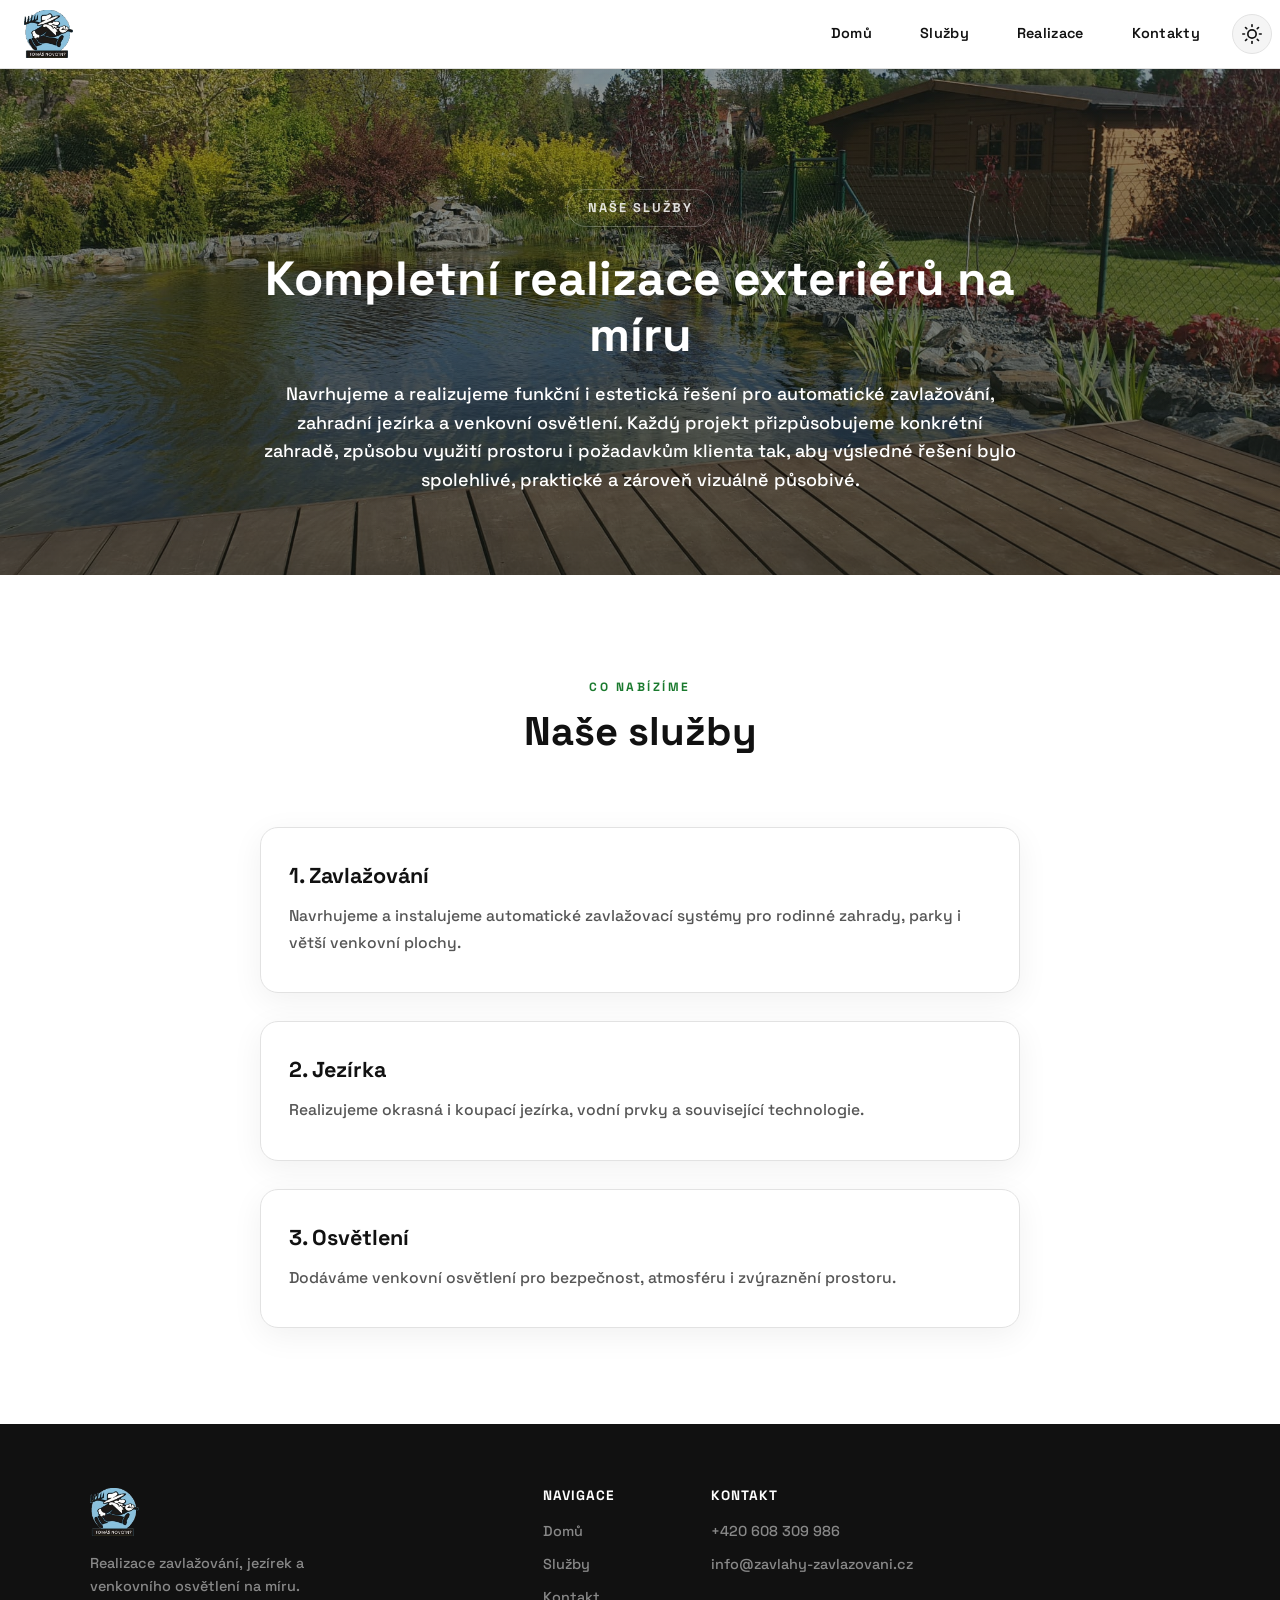
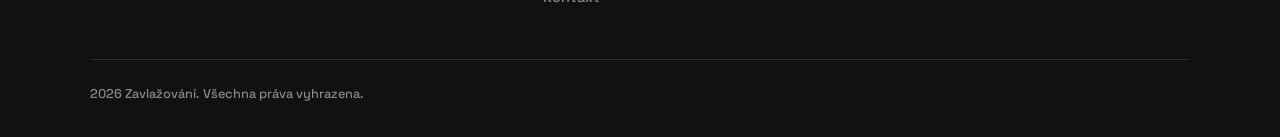
<file: Pages/Sluzby/index.html>
<!DOCTYPE html>
<html lang="cs" data-theme="light">
<head>
    <meta charset="UTF-8" />
    <meta name="viewport" content="width=device-width, initial-scale=1.0" />
    <title>Služby | Návrh a instalace automatického zavlažování</title>
    <meta name="description" content="Nabízíme návrh, instalaci, nastavení i servis automatického zavlažování pro zahrady a pozemky.">
    <link rel="canonical" href="https://tvoje-domena.cz/Pages/Sluzby/">

    <link rel="preconnect" href="https://fonts.googleapis.com" />
    <link rel="preconnect" href="https://fonts.gstatic.com" crossorigin />
    <link href="https://fonts.googleapis.com/css2?family=Space+Grotesk:wght@500;600;700&display=swap" rel="stylesheet" />
    <link rel="icon" type="image/x-icon" href="/Obrazky/Tomas_logo.png" />
    <link rel="stylesheet" href="../../app.css" />
    <link rel="stylesheet" href="../../Layout/Navbar.css" />
    <link rel="stylesheet" href="../../Layout/Footer.css" />
    <link rel="stylesheet" href="../Sluzby.css" />


</head>
<body>
    <div id="page-loader">
        <div class="loader-spinner"></div>
    </div>

    <header id="navbar"></header>

    <section class="services-page">
        <div class="services-hero">
            <div class="services-hero-content">
                <span class="hero-badge">Naše služby</span>
                <h1>Kompletní realizace exteriérů na míru</h1>
                 Navrhujeme a realizujeme funkční i estetická řešení pro automatické zavlažování,
    zahradní jezírka a venkovní osvětlení. Každý projekt přizpůsobujeme konkrétní zahradě,
    způsobu využití prostoru i požadavkům klienta tak, aby výsledné řešení bylo spolehlivé,
    praktické a zároveň vizuálně působivé.
            </div>
        </div>

        <section class="services-list">
            <div class="section-header reveal">
                <span class="section-tag">Co nabízíme</span>
                <h2 style="font-size: 40px">Naše služby</h2>
            </div>

            <div class="services-grid">
                <article class="service-card reveal reveal-delay-1" onclick="showServiceDetail('zavlazovani', this)">
                    <h3>1. Zavlažování</h3>
                    <p>Navrhujeme a instalujeme automatické zavlažovací systémy pro rodinné zahrady, parky i větší venkovní plochy.</p>
                </article>

                <article class="service-card reveal reveal-delay-2" onclick="showServiceDetail('jezirka', this)">
                    <h3>2. Jezírka</h3>
                    <p>Realizujeme okrasná i koupací jezírka, vodní prvky a související technologie.</p>
                </article>

                <article class="service-card reveal reveal-delay-3" onclick="showServiceDetail('osvetleni', this)">
                    <h3>3. Osvětlení</h3>
                    <p>Dodáváme venkovní osvětlení pro bezpečnost, atmosféru i zvýraznění prostoru.</p>
                </article>
            </div>

            <section class="service-detail reveal hidden" id="service-detail">
                <div class="service-detail-inner">
                    <div class="service-detail-top">
                        <div class="service-detail-content">
                            <span class="section-tag" id="service-detail-tag">Detail služby</span>
                            <h2 id="service-detail-title">Detail služby</h2>
                            <div class="service-detail-points" id="service-detail-points"></div>
                        </div>
                    </div>

                    <div class="service-detail-bottom">
                        <div class="service-detail-text-block">
                            <h3 id="service-detail-subtitle"></h3>
                            <div id="service-detail-text"></div>
                        </div>

                        <div class="service-note" id="service-detail-note"></div>
                    </div>
                </div>
            </section>
        </section>
    </section>

    <footer id="footer"></footer>
    <script src="../../app.js"></script>
</body>
</html>
</file>
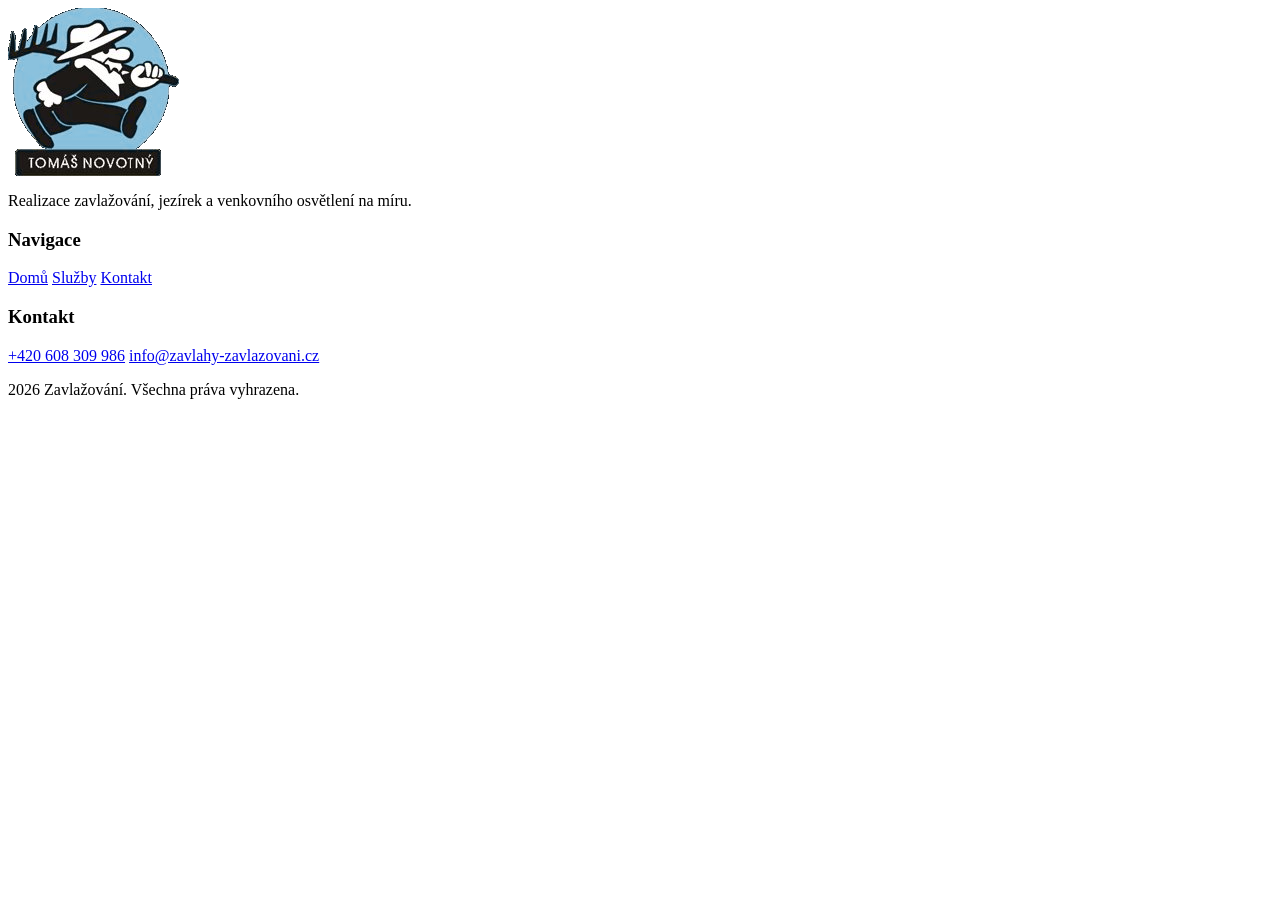
<file: Layout/Footer.html>
<html>
<head>

</head>
<body>
<footer class="footer-container">
    <div class="footer-inner">
        <div class="footer-brand">
            <a href="/" class="footer-logo-link">
                <img src="/Obrazky/Tomas_logo.png" alt="Logo" class="footer-logo" />
            </a>
            <p>Realizace zavlažování, jezírek a venkovního osvětlení na míru.</p>
        </div>

        <div class="footer-links">
            <div class="footer-col">
                <h3>Navigace</h3>
                <a href="/">Domů</a>
                <a href="/Pages/Sluzby/">Služby</a>
                <a href="/Pages/Kontakt/">Kontakt</a>
            </div>
            <div class="footer-col">
                <h3>Kontakt</h3>
                <a href="/Pages/Kontakt/">+420 608 309 986</a>
                <a href="/Pages/Kontakt/">info@zavlahy-zavlazovani.cz</a>
            </div>
        </div>
    </div>

    <div class="footer-bottom">
        <p>2026 Zavlažování. Všechna práva vyhrazena.</p>
    </div>
</footer>
</body>
</html>
</file>
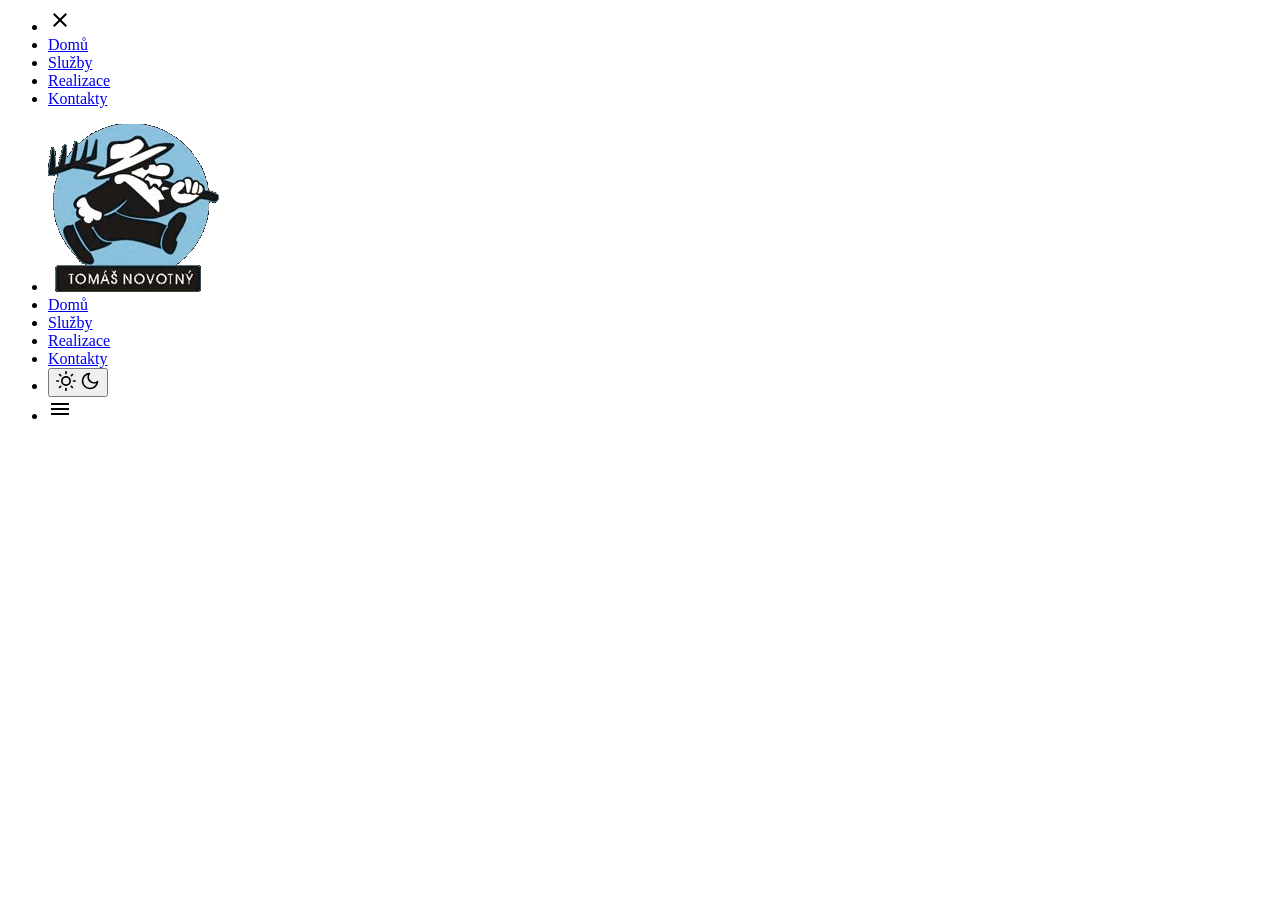
<file: Layout/Navbar.html>
<html>
<head>

</head>
<body>
<nav>
    <ul class="sidebar">
        <li onclick="hideSidebar()">
            <a>
                <svg xmlns="http://www.w3.org/2000/svg" height="24px" viewBox="0 -960 960 960" width="24px" fill="currentColor">
                    <path d="m256-200-56-56 224-224-224-224 56-56 224 224 224-224 56 56-224 224 224 224-56 56-224-224-224 224Z" />
                </svg>
            </a>
        </li>
        <li><a href="/">Domů</a></li>
        <li><a href="/Pages/Sluzby/">Služby</a></li>
        <li><a href="/Pages/Realizace/">Realizace</a></li>  
        <li><a href="/Pages/Kontakt/">Kontakty</a></li>
         
        
    </ul>

    <ul>
        <li>
            <a href="/" class="logo-link">
                <img src="/Obrazky/Tomas_logo.png" class="logo" alt="Logo" />
            </a>
        </li>
        <li class="hideOnMobile"><a href="/">Domů</a></li>
        <li class="hideOnMobile"><a href="/Pages/Sluzby/">Služby</a></li>
        <li class="hideOnMobile"><a href="/Pages/Realizace/">Realizace</a></li>    
        <li class="hideOnMobile"><a href="/Pages/Kontakt/">Kontakty</a></li>  
        <li class="hideOnMobile">
            <button class="theme-toggle" onclick="toggleTheme()" aria-label="Toggle theme">
                <svg class="icon-sun" xmlns="http://www.w3.org/2000/svg" width="20" height="20" viewBox="0 0 24 24" fill="none" stroke="currentColor" stroke-width="2" stroke-linecap="round" stroke-linejoin="round">
                    <circle cx="12" cy="12" r="5" /><line x1="12" y1="1" x2="12" y2="3" /><line x1="12" y1="21" x2="12" y2="23" /><line x1="4.22" y1="4.22" x2="5.64" y2="5.64" /><line x1="18.36" y1="18.36" x2="19.78" y2="19.78" /><line x1="1" y1="12" x2="3" y2="12" /><line x1="21" y1="12" x2="23" y2="12" /><line x1="4.22" y1="19.78" x2="5.64" y2="18.36" /><line x1="18.36" y1="5.64" x2="19.78" y2="4.22" />
                </svg>
                <svg class="icon-moon" xmlns="http://www.w3.org/2000/svg" width="20" height="20" viewBox="0 0 24 24" fill="none" stroke="currentColor" stroke-width="2" stroke-linecap="round" stroke-linejoin="round">
                    <path d="M21 12.79A9 9 0 1 1 11.21 3 7 7 0 0 0 21 12.79z" />
                </svg>
            </button>
        </li>
        <li onclick="showSidebar()" class="menu-button">
            <a>
                <svg xmlns="http://www.w3.org/2000/svg" height="24px" viewBox="0 -960 960 960" width="24px" fill="currentColor">
                    <path d="M120-240v-80h720v80H120Zm0-200v-80h720v80H120Zm0-200v-80h720v80H120Z" />
                </svg>
            </a>
        </li>
    </ul>
</nav>
<script src="../app.js"></script>
</body>
</html>
</file>
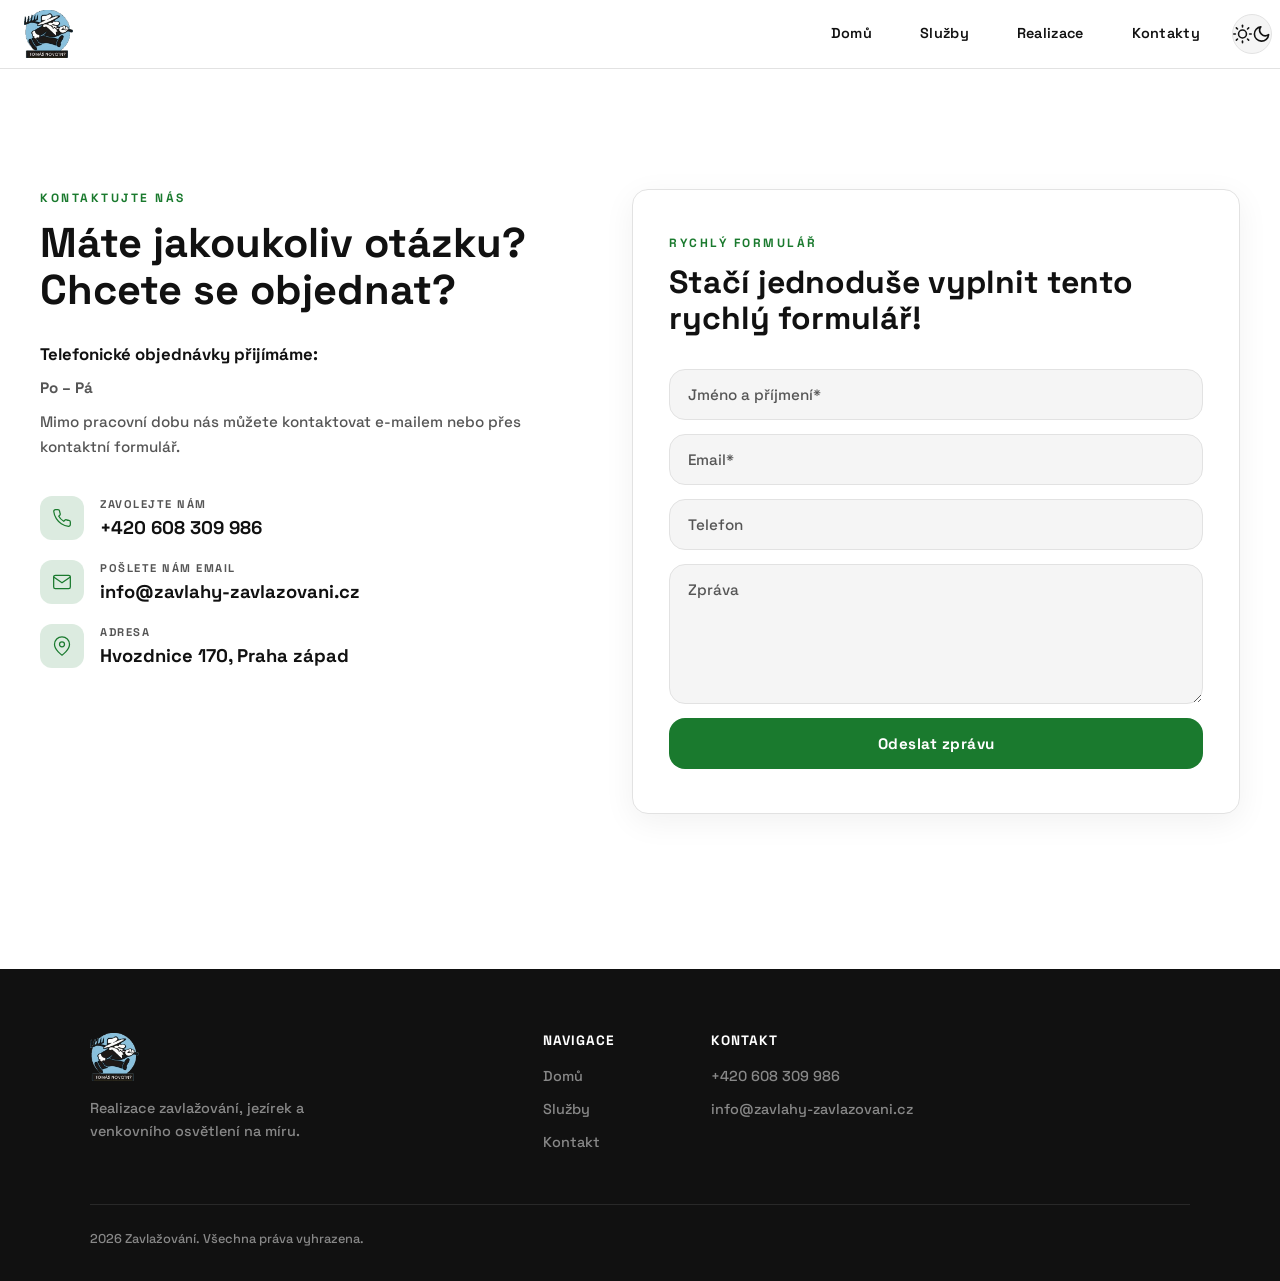
<file: Pages/Kontakt.html>
<head>
    <meta charset="UTF-8" />
    <meta name="viewport" content="width=device-width, initial-scale=1.0" />
    <title>Kontakt | Automatické zavlažování</title>
    <meta name="description" content="Kontaktujte nás kvůli nezávazné poptávce na automatické zavlažování zahrady. Rádi vám připravíme řešení na míru.">
    <link rel="canonical" href="https://tvoje-domena.cz/Pages/Kontakt.html">

    <link rel="preconnect" href="https://fonts.googleapis.com" />
    <link rel="preconnect" href="https://fonts.gstatic.com" crossorigin />
    <link href="https://fonts.googleapis.com/css2?family=Space+Grotesk:wght@500;600;700&display=swap" rel="stylesheet" />
    <link rel="icon" type="image/x-icon" href="../Obrazky/Tomas_logo.png" />
    <link rel="stylesheet" href="../app.css" />
    <link rel="stylesheet" href="../Layout/Navbar.css" />
    <link rel="stylesheet" href="../Layout/Footer.css" />
    <link rel="stylesheet" href="../Pages/Kontakt.css" />
</head>
<body>
    <div id="page-loader">
        <div class="loader-spinner"></div>
    </div>

    <header id="navbar"></header>

    <section class="contact-page">
        <div class="contact-container">

            <div class="contact-info reveal">
                <span class="section-tag">Kontaktujte nás</span>
                <h1>Máte jakoukoliv otázku?<br />Chcete se objednat?</h1>

                <div class="info-block">
                    <h3>Telefonické objednávky přijímáme:</h3>
                    <p><strong>Po – Pá</strong></p>
                    <p>Mimo pracovní dobu nás můžete kontaktovat e-mailem nebo přes kontaktní formulář.</p>
                </div>

                <div class="contact-items">
                    <div class="contact-item">
                        <div class="contact-icon-wrap">
                            <svg viewBox="0 0 24 24" fill="none" stroke="currentColor" stroke-width="1.5" stroke-linecap="round" stroke-linejoin="round">
                                <path d="M22 16.92v3a2 2 0 01-2.18 2 19.79 19.79 0 01-8.63-3.07 19.5 19.5 0 01-6-6A19.79 19.79 0 012.12 4.18 2 2 0 014.11 2h3a2 2 0 012 1.72c.127.96.361 1.903.7 2.81a2 2 0 01-.45 2.11L8.09 9.91a16 16 0 006 6l1.27-1.27a2 2 0 012.11-.45c.907.339 1.85.573 2.81.7A2 2 0 0122 16.92z" />
                            </svg>
                        </div>
                        <div>
                            <p class="item-label">Zavolejte nám</p>
                            <p class="item-value">+420 608 309 986</p>
                        </div>
                    </div>

                    <div class="contact-item">
                        <div class="contact-icon-wrap">
                            <svg viewBox="0 0 24 24" fill="none" stroke="currentColor" stroke-width="1.5" stroke-linecap="round" stroke-linejoin="round">
                                <path d="M4 4h16c1.1 0 2 .9 2 2v12c0 1.1-.9 2-2 2H4c-1.1 0-2-.9-2-2V6c0-1.1.9-2 2-2z" />
                                <polyline points="22,6 12,13 2,6" />
                            </svg>
                        </div>
                        <div>
                            <p class="item-label">Pošlete nám email</p>
                            <p class="item-value">info@zavlahy-zavlazovani.cz</p>
                        </div>
                    </div>

                    <div class="contact-item">
                        <div class="contact-icon-wrap">
                            <svg viewBox="0 0 24 24" fill="none" stroke="currentColor" stroke-width="1.5" stroke-linecap="round" stroke-linejoin="round">
                                <path d="M21 10c0 7-9 13-9 13s-9-6-9-13a9 9 0 0118 0z" />
                                <circle cx="12" cy="10" r="3" />
                            </svg>
                        </div>
                        <div>
                            <p class="item-label">Adresa</p>
                            <p class="item-value">Hvozdnice 170, Praha západ</p>
                        </div>
                    </div>
                </div>
            </div>

            <div class="contact-form-wrap reveal reveal-delay-1">
                <span class="section-tag">Rychlý formulář</span>
                <h2>Stačí jednoduše vyplnit tento rychlý formulář!</h2>

                <form id="contact-form" class="contact-form" action="https://formspree.io/f/xdapvwyz" method="POST">
                    <input type="hidden" name="_subject" value="Nová zpráva z kontaktního formuláře">

                    <div class="form-grid">
                        <input type="text" name="jmeno" placeholder="Jméno a příjmení*" required />
                        <input type="email" name="email" placeholder="Email*" required />
                        <input type="tel" name="telefon" placeholder="Telefon" />
                    </div>

                   
                    <input type="hidden" name="_replyto" id="replyto-field" />

                    <textarea name="zprava" placeholder="Zpráva"></textarea>
                    <button type="submit" class="submit-btn">Odeslat zprávu</button>
                </form>

                <div id="contact-success" class="contact-success" style="display: none;">
                    <h3>Děkujeme za zprávu</h3>
                    <p>Vaše zpráva byla úspěšně odeslána. Ozveme se vám co nejdříve.</p>
                </div>

                <div id="contact-error" class="contact-error" style="display: none;">
                    <p>Nepodařilo se odeslat zprávu. Zkuste to prosím znovu.</p>
                </div>
            </div>

        </div>
    </section>

    <footer id="footer"></footer>

    <script src="../app.js"></script>
    <script>
        const contactForm = document.getElementById("contact-form");
        const contactSuccess = document.getElementById("contact-success");
        const contactError = document.getElementById("contact-error");

        if (contactForm) {
            contactForm.addEventListener("submit", async function (e) {
                e.preventDefault();

                contactError.style.display = "none";

             
                const emailInput = contactForm.querySelector('input[name="email"]');
                const replytoField = document.getElementById("replyto-field");
                if (emailInput && replytoField) {
                    replytoField.value = emailInput.value;
                }

                const formData = new FormData(contactForm);

                try {
                    const response = await fetch(contactForm.action, {
                        method: "POST",
                        body: formData,
                        headers: {
                            "Accept": "application/json"
                        }
                    });

                    if (response.ok) {
                        contactForm.style.display = "none";
                        contactSuccess.style.display = "block";
                    } else {
                        contactError.style.display = "block";
                    }
                } catch (error) {
                    contactError.style.display = "block";
                }
            });
        }
    </script>
</body>
</html>
</file>
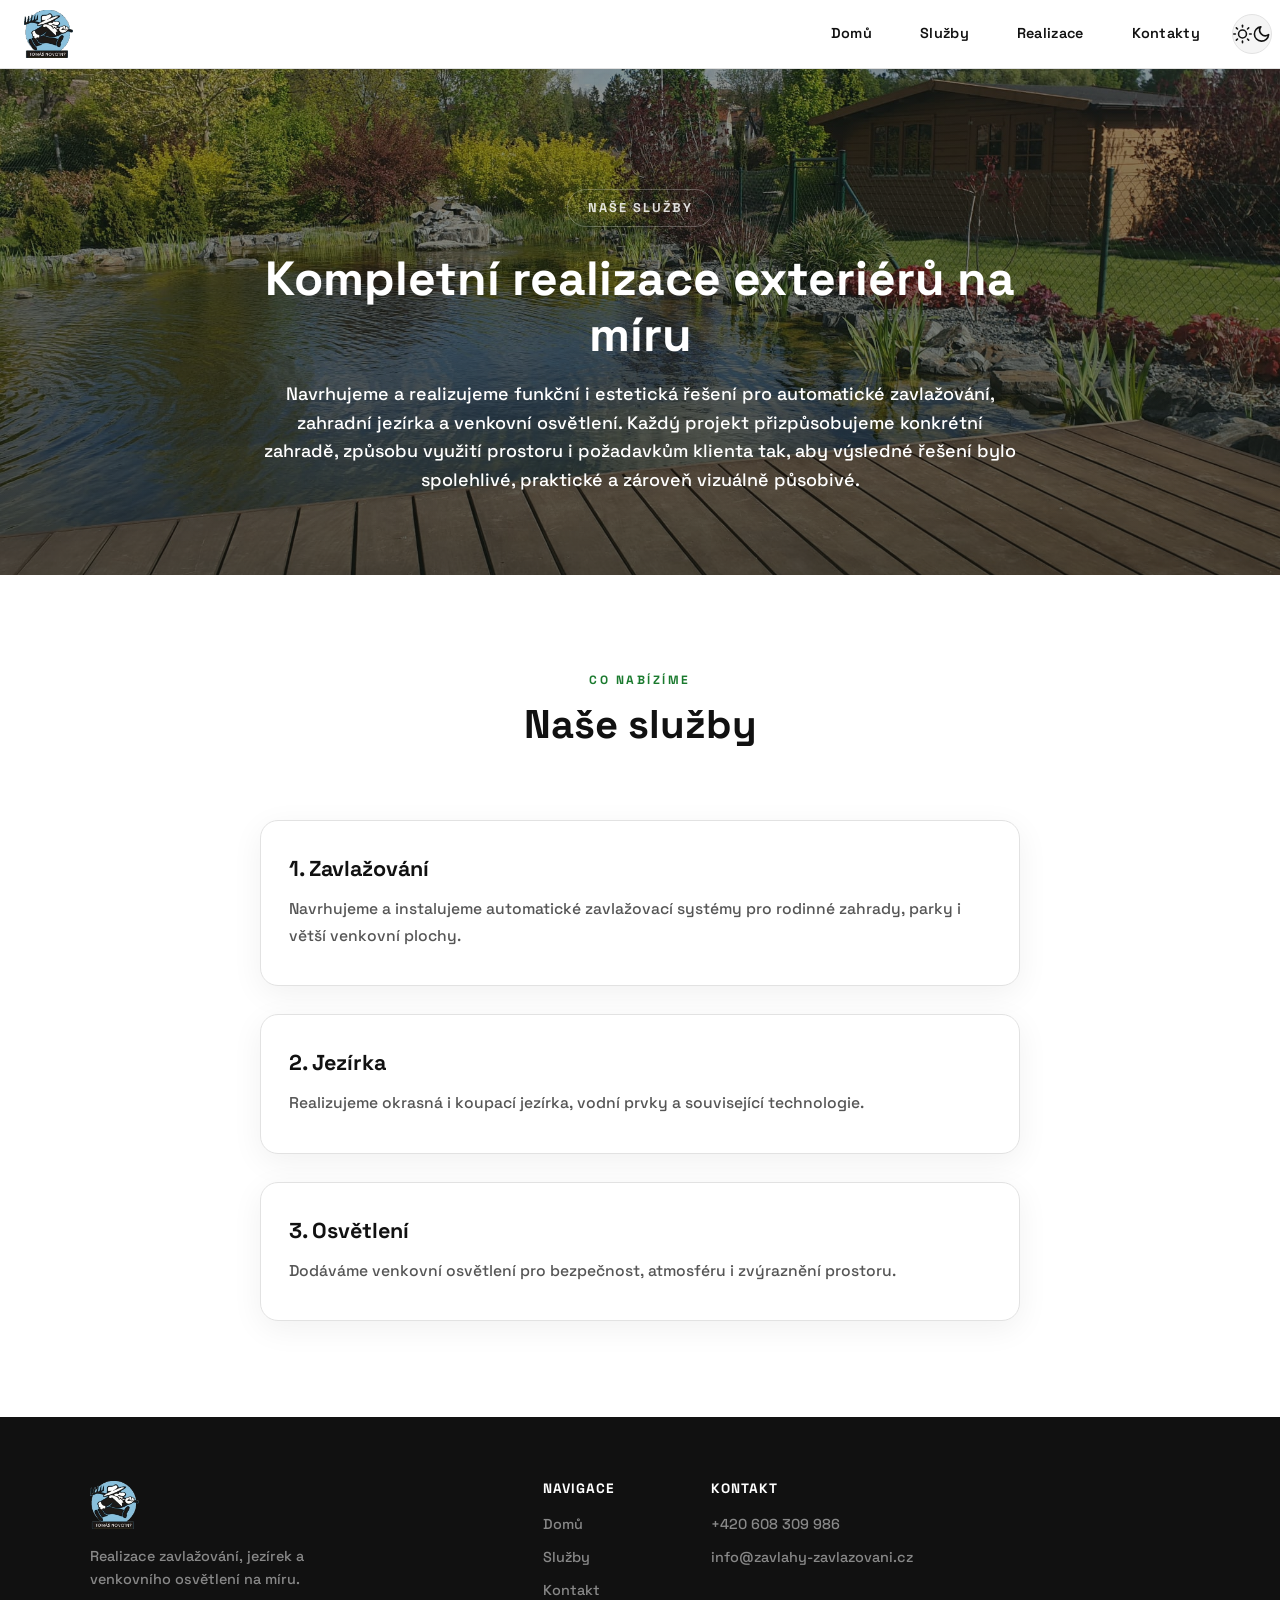
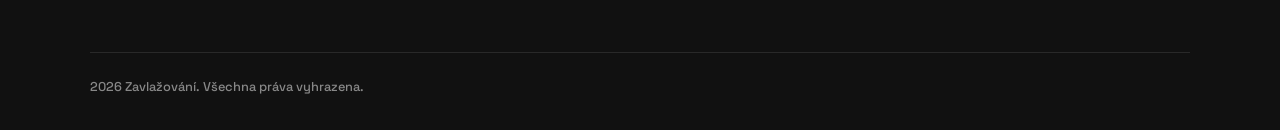
<file: Pages/Sluzby.html>
<head>
    <meta charset="UTF-8" />
    <meta name="viewport" content="width=device-width, initial-scale=1.0" />
    <title>Služby | Návrh a instalace automatického zavlažování</title>
    <meta name="description" content="Nabízíme návrh, instalaci, nastavení i servis automatického zavlažování pro zahrady a pozemky.">
    <link rel="canonical" href="https://tvoje-domena.cz/Pages/Sluzby.html">

    <link rel="preconnect" href="https://fonts.googleapis.com" />
    <link rel="preconnect" href="https://fonts.gstatic.com" crossorigin />
    <link href="https://fonts.googleapis.com/css2?family=Space+Grotesk:wght@500;600;700&display=swap" rel="stylesheet" />
    <link rel="icon" type="image/x-icon" href="../Obrazky/Tomas_logo.webp" />
    <link rel="stylesheet" href="../app.css" />
    <link rel="stylesheet" href="../Layout/Navbar.css" />
    <link rel="stylesheet" href="../Layout/Footer.css" />
    <link rel="stylesheet" href="../Pages/Sluzby.css" />


</head>
<body>
    <div id="page-loader">
        <div class="loader-spinner"></div>
    </div>

    <header id="navbar"></header>

    <section class="services-page">
        <div class="services-hero">
            <div class="services-hero-content">
                <span class="hero-badge">Naše služby</span>
                <h1>Kompletní realizace exteriérů na míru</h1>
                 Navrhujeme a realizujeme funkční i estetická řešení pro automatické zavlažování,
    zahradní jezírka a venkovní osvětlení. Každý projekt přizpůsobujeme konkrétní zahradě,
    způsobu využití prostoru i požadavkům klienta tak, aby výsledné řešení bylo spolehlivé,
    praktické a zároveň vizuálně působivé.
            </div>
        </div>

        <section class="services-list">
            <div class="section-header reveal">
                <span class="section-tag">Co nabízíme</span>
                <h2 style="font-size: 40px">Naše služby</h2>
            </div>

            <div class="services-grid">
                <article class="service-card reveal reveal-delay-1" onclick="showServiceDetail('zavlazovani', this)">
                    <h3>1. Zavlažování</h3>
                    <p>Navrhujeme a instalujeme automatické zavlažovací systémy pro rodinné zahrady, parky i větší venkovní plochy.</p>
                </article>

                <article class="service-card reveal reveal-delay-2" onclick="showServiceDetail('jezirka', this)">
                    <h3>2. Jezírka</h3>
                    <p>Realizujeme okrasná i koupací jezírka, vodní prvky a související technologie.</p>
                </article>

                <article class="service-card reveal reveal-delay-3" onclick="showServiceDetail('osvetleni', this)">
                    <h3>3. Osvětlení</h3>
                    <p>Dodáváme venkovní osvětlení pro bezpečnost, atmosféru i zvýraznění prostoru.</p>
                </article>
            </div>

            <section class="service-detail reveal hidden" id="service-detail">
                <div class="service-detail-inner">
                    <div class="service-detail-top">
                        <div class="service-detail-content">
                            <span class="section-tag" id="service-detail-tag">Detail služby</span>
                            <h2 id="service-detail-title">Detail služby</h2>
                            <div class="service-detail-points" id="service-detail-points"></div>
                        </div>
                    </div>

                    <div class="service-detail-bottom">
                        <div class="service-detail-text-block">
                            <h3 id="service-detail-subtitle"></h3>
                            <div id="service-detail-text"></div>
                        </div>

                        <div class="service-note" id="service-detail-note"></div>
                    </div>
                </div>
            </section>
        </section>
    </section>

    <footer id="footer"></footer>
    <script src="../app.js"></script>
</body>
</file>
<file: app.css>
:root,
[data-theme="light"] {
    --bg: #ffffff;
    --bg-alt: #f5f5f5;
    --bg-card: #ffffff;
    --text: #111111;
    --text-muted: #555555;
    --border: #e2e2e2;
    --green: #1a7a2e;
    --green-light: #74c48c;
    --green-glow: rgba(26, 122, 46, 0.15);
    --shadow-card: 0 8px 32px rgba(0, 0, 0, 0.06);
    --shadow-card-hover: 0 16px 48px rgba(0, 0, 0, 0.10);
    --nav-bg: rgba(255, 255, 255, 0.85);
    --footer-bg: #111111;
    --footer-text: #ffffff;
    --footer-muted: rgba(255, 255, 255, 0.5);
    --toggle-icon: "🌙";
}


[data-theme="dark"] {
    --bg: #0e0e0e;
    --bg-alt: #161616;
    --bg-card: #1a1a1a;
    --text: #f0f0f0;
    --text-muted: #999999;
    --border: #2a2a2a;
    --green: #5cb870;
    --green-light: #74c48c;
    --green-glow: rgba(92, 184, 112, 0.15);
    --shadow-card: 0 8px 32px rgba(0, 0, 0, 0.3);
    --shadow-card-hover: 0 16px 48px rgba(0, 0, 0, 0.4);
    --nav-bg: rgba(14, 14, 14, 0.9);
    --footer-bg: #0a0a0a;
    --footer-text: #f0f0f0;
    --footer-muted: rgba(255, 255, 255, 0.35);
    --toggle-icon: "☀️";
}


*, *::before, *::after {
    margin: 0;
    padding: 0;
    box-sizing: border-box;
}

html {
    scroll-behavior: auto;
}


@media (prefers-reduced-motion: no-preference) {
    html:focus-within {
        scroll-behavior: smooth;
    }
}

body {
    min-height: 100vh;
    font-family: "Space Grotesk", sans-serif;
    font-weight: 500;
    font-size: 18px;
    color: var(--text);
    background: var(--bg);
    line-height: 1.6;
    -webkit-font-smoothing: antialiased;
}


html[data-theme] body,
html[data-theme] nav,
html[data-theme] .footer-container {
    transition: background-color 0.35s ease, color 0.35s ease, border-color 0.35s ease;
}


h1, h2, h3 {
    font-family: "Space Grotesk", sans-serif;
    font-weight: 700;
    line-height: 1.15;
    color: var(--text);
}

h2 {
    margin-bottom: 5px;
}

h1:focus {
    outline: none;
}

img {
    max-width: 100%;
    height: auto;
    display: block;
}


.reveal {
    opacity: 0;
    transform: translate3d(0, 24px, 0);
    will-change: opacity, transform;
    transition: opacity 0.5s ease-out,
                transform 0.5s ease-out;
}

.reveal.revealed {
    opacity: 1;
    transform: translate3d(0, 0, 0);
    will-change: auto;
}

.reveal-delay-1 { transition-delay: 0.08s; }
.reveal-delay-2 { transition-delay: 0.16s; }
.reveal-delay-3 { transition-delay: 0.24s; }


#page-loader {
    position: fixed;
    inset: 0;
    z-index: 9999;
    background: var(--bg);
    display: flex;
    align-items: center;
    justify-content: center;
    transition: opacity 0.5s ease;
}

#page-loader.loaded {
    opacity: 0;
    pointer-events: none;
}

.loader-spinner {
    width: 40px;
    height: 40px;
    border: 3px solid var(--border);
    border-top-color: var(--green);
    border-radius: 50%;
    animation: spin 0.8s linear infinite;
}

@keyframes spin {
    to { transform: rotate(360deg); }
}


.valid.modified:not([type=checkbox]) {
    outline: 1px solid var(--green);
}

.invalid {
    outline: 1px solid #e50000;
}

.validation-message {
    color: #e50000;
}
</file>
<file: Layout/Navbar.css>
nav {
    position: relative;
    z-index: 1000;
    width: 100%;
    background: var(--nav-bg);
    backdrop-filter: blur(16px);
    -webkit-backdrop-filter: blur(16px);
    border-bottom: 1px solid var(--border);
    transition:
        background 0.28s ease,
        backdrop-filter 0.28s ease,
        border-color 0.28s ease,
        box-shadow 0.28s ease;
}

nav.is-floating {
    position: fixed;
    top: 0;
    left: 0;
    width: 100%;
    z-index: 1000;
    background: var(--nav-bg);
    backdrop-filter: blur(16px);
    -webkit-backdrop-filter: blur(16px);
    border-bottom: 1px solid var(--border);
    box-shadow: 0 6px 20px rgba(0, 0, 0, 0.08);
}

nav ul {
    width: 100%;
    list-style: none;
    display: flex;
    justify-content: center;
    align-items: center;
}

nav li {
    height: 68px;
    display: flex;
    align-items: center;
    transition: height 0.28s ease;
}

nav.is-floating li {
    height: 58px;
}

nav a {
    padding: 0 24px;
    text-decoration: none;
    display: inline-flex;
    align-items: center;
    justify-content: center;
    color: var(--text);
    height: 100%;
    font-size: 0.9rem;
    font-weight: 600;
    letter-spacing: 0.3px;
    position: relative;
    transition:
        color 0.2s ease,
        padding 0.28s ease,
        font-size 0.28s ease;
}

nav.is-floating a {
    padding: 0 20px;
    font-size: 0.86rem;
}

nav a:hover {
    color: var(--green);
}

/* underline hover */
nav a::after {
    content: "";
    position: absolute;
    bottom: 16px;
    left: 50%;
    transform: translateX(-50%);
    width: 0;
    height: 2px;
    background: var(--green);
    border-radius: 1px;
    transition: width 0.3s ease;
}

nav a:hover::after {
    width: 24px;
}

.logo-link::after {
    display: none;
}

nav img.logo {
    height: 48px;
    padding: 0;
    object-fit: contain;
    transition: height 0.28s ease;
}

nav.is-floating img.logo {
    height: 42px;
}

nav li:first-child {
    margin-right: auto;
}

/* Theme toggle */
.theme-toggle {
    display: flex;
    align-items: center;
    justify-content: center;
    width: 40px;
    height: 40px;
    border: 1px solid var(--border);
    border-radius: 50%;
    background: var(--bg-alt);
    color: var(--text);
    cursor: pointer;
    transition: all 0.3s ease;
    margin: 0 8px;
}

nav.is-floating .theme-toggle {
    width: 36px;
    height: 36px;
}

.theme-toggle:hover {
    border-color: var(--green);
    color: var(--green);
}

[data-theme="light"] .icon-moon { display: none; }
[data-theme="light"] .icon-sun { display: block; }
[data-theme="dark"] .icon-sun { display: none; }
[data-theme="dark"] .icon-moon { display: block; }

/* Sidebar */
.sidebar {
    position: fixed;
    top: 0;
    right: 0;
    height: 100vh;
    width: 280px;
    z-index: 999;
    background: var(--nav-bg);
    backdrop-filter: blur(20px);
    -webkit-backdrop-filter: blur(20px);
    box-shadow: -4px 0 32px rgba(0, 0, 0, 0.15);
    display: none;
    flex-direction: column;
    align-items: flex-start;
    justify-content: flex-start;
    padding-top: 8px;
    border-left: 1px solid var(--border);
}

.sidebar li {
    width: 100%;
    height: 60px;
}

.sidebar a {
    width: 100%;
    padding: 0 32px;
    justify-content: flex-start;
    font-size: 1rem;
}

.sidebar a::after {
    display: none;
}

.menu-button {
    display: none;
}

@media (max-width: 1000px) {
    .hideOnMobile {
        display: none;
    }

    .menu-button {
        display: flex;
    }
}

@media (max-width: 450px) {
    .sidebar {
        width: 100%;
    }

    nav a {
        padding: 0 12px;
    }

    nav img.logo {
        height: 36px;
    }

    nav.is-floating img.logo {
        height: 34px;
    }
}
</file>
<file: Layout/Footer.css>
.footer-container {
    background: var(--footer-bg);
    color: var(--footer-text);
    padding: 64px 24px 32px;
}

.footer-inner {
    max-width: 1100px;
    margin: 0 auto;
    display: grid;
    grid-template-columns: 1.2fr 2fr;
    gap: 64px;
    padding-bottom: 40px;
    border-bottom: 1px solid rgba(255, 255, 255, 0.1);
}

.footer-brand {
    display: flex;
    flex-direction: column;
    gap: 16px;
}

.footer-logo-link {
    display: inline-flex;
    align-self: flex-start;
}

.footer-logo {
    height: 48px;
    width: auto;
    object-fit: contain;
    align-self: flex-start;
  
}



.footer-brand p {
    font-size: 0.9rem;
    font-weight: 500;
    line-height: 1.6;
    color: var(--footer-muted);
    max-width: 280px;
}

.footer-links {
    display: flex;
    gap: 48px;
    flex-wrap: wrap;
}

.footer-col {
    display: flex;
    flex-direction: column;
    min-width: 120px;
}

.footer-col h3 {
    font-size: 0.85rem;
    font-weight: 700;
    letter-spacing: 1px;
    text-transform: uppercase;
    margin-bottom: 16px;
    color: var(--footer-text);
}

.footer-col a {
    color: var(--footer-muted);
    text-decoration: none;
    font-size: 0.9rem;
    font-weight: 500;
    margin-bottom: 10px;
    transition: color 0.2s ease;
}

.footer-col a:hover {
    color: var(--green-light);
}

.footer-bottom {
    max-width: 1100px;
    margin: 0 auto;
    padding-top: 24px;
}

.footer-bottom p {
    font-size: 0.8rem;
    font-weight: 500;
    color: var(--footer-muted);
}

/* ===== RESPONSIVE ===== */
@media (max-width: 800px) {
    .footer-inner {
        grid-template-columns: 1fr;
        gap: 40px;
        text-align: center;
    }

    .footer-brand {
        align-items: center;
    }

    .footer-brand p {
        max-width: 100%;
    }

    .footer-links {
        justify-content: center;
        gap: 36px;
    }

    .footer-logo {
        align-self: center;
    }

    .footer-logo-link {
        align-self: center;
    }

    .footer-bottom {
        text-align: center;
    }
}
</file>
<file: Pages/Home.css>
.home {
    width: 100%;
    overflow: visible !important;
    overflow-x: visible !important;
    overflow-y: visible !important;
}


.hero {
    min-height: 100vh;
    background-image: url('/Obrazky/Zavlaha5.jpeg');
    background-size: cover;
    background-position: center;
    display: flex;
    transform: translateZ(0);
}

.hero-overlay {
    width: 100%;
    background: linear-gradient(
        170deg,
        rgba(0, 0, 0, 0.3) 0%,
        rgba(0, 0, 0, 0.2) 60%,
        rgba(0, 0, 0, 0) 100%
    );
    display: flex;
    justify-content: center;
    align-items: center;
    padding: 40px 24px;
}

.hero-content {
    color: #fff;
    text-align: center;
    max-width: 720px;
    animation: heroFadeIn 1s ease-out;
}

.hero-badge {
    display: inline-block;
    font-size: 0.8rem;
    font-weight: 700;
    letter-spacing: 2px;
    text-transform: uppercase;
    padding: 8px 20px;
    border: 1px solid rgba(255, 255, 255, 0.3);
    border-radius: 50px;
    margin-bottom: 24px;
    opacity: 0.85;
}

.hero-content h1 {
    font-size: 3.5rem;
    font-weight: 700;
    margin-bottom: 20px;
    color: #fff;
    letter-spacing: -1px;
    line-height: 1.08;
}

.hero-content p {
    font-size: 1.15rem;
    font-weight: 500;
    margin-bottom: 40px;
    opacity: 0.85;
    max-width: 540px;
    margin-left: auto;
    margin-right: auto;
    line-height: 1.6;
}

.hero-actions {
    display: flex;
    gap: 16px;
    justify-content: center;
    flex-wrap: wrap;
}

@keyframes heroFadeIn {
    from {
        opacity: 0;
        transform: translateY(24px);
    }
    to {
        opacity: 1;
        transform: translateY(0);
    }
}

/* ===== BUTTONS ===== */
.btn-main {
    display: inline-flex;
    align-items: center;
    justify-content: center;
    padding: 14px 32px;
    font-size: 0.95rem;
    font-weight: 600;
    font-family: "Space Grotesk", sans-serif;
    color: #fff;
    background: var(--green);
    border: 2px solid var(--green);
    border-radius: 16px;
    cursor: pointer;
    transition: all 0.3s ease;
    text-decoration: none;
}

.btn-main:hover {
    transform: translateY(-2px);
    box-shadow: 0 8px 24px var(--green-glow);
    filter: brightness(1.1);
}

.btn-ghost {
    display: inline-flex;
    align-items: center;
    justify-content: center;
    padding: 14px 32px;
    font-size: 0.95rem;
    font-weight: 600;
    font-family: "Space Grotesk", sans-serif;
    color: #fff;
    background: transparent;
    border: 2px solid rgba(255, 255, 255, 0.35);
    border-radius: 16px;
    cursor: pointer;
    transition: all 0.3s ease;
    text-decoration: none;
}

.btn-ghost:hover {
    background: rgba(255, 255, 255, 0.1);
    border-color: rgba(255, 255, 255, 0.6);
    transform: translateY(-2px);
}

/* ===== SECTION HEADER ===== */
.section-header {
    text-align: center;
    margin-bottom: 56px;
}

.section-tag {
    display: inline-block;
    font-size: 0.75rem;
    font-weight: 700;
    letter-spacing: 2.5px;
    text-transform: uppercase;
    color: var(--green);
    margin-bottom: 12px;
}

.section-header h2 {
    font-size: 2.4rem;
    font-weight: 700;
    margin-bottom: 0;
}

/* ===== STATS ===== */
.stats {
    background: var(--bg-alt);
    padding: 48px 24px;
    border-bottom: 1px solid var(--border);
    transition: background 0.4s ease, border-color 0.4s ease;
}

.stats-grid {
    max-width: 1000px;
    margin: 0 auto;
    display: grid;
    grid-template-columns: repeat(4, 1fr);
    gap: 32px;
    text-align: center;
}

.stat-item {
    padding: 16px;
}

.stat-number {
    display: block;
    font-size: 2.2rem;
    font-weight: 700;
    color: var(--green);
    margin-bottom: 4px;
}

.stat-label {
    font-size: 0.85rem;
    font-weight: 600;
    color: var(--text-muted);
    text-transform: uppercase;
    letter-spacing: 1px;
}

/* ===== BENEFITS ===== */
.benefits {
    padding: 96px 24px;
    background: var(--bg);
}

.benefits-row {
    display: grid;
    grid-template-columns: repeat(3, 1fr);
    gap: 28px;
    max-width: 1100px;
    margin: 0 auto;
}

.benefit-card {
    background: var(--bg-card);
    border: 1px solid var(--border);
    border-radius: 16px;
    padding: 36px 28px;
    transition: transform 0.4s ease, box-shadow 0.4s ease, border-color 0.4s ease, background 0.4s ease;
    box-shadow: var(--shadow-card);
}

.benefit-card:hover {
    transform: translateY(-6px);
    box-shadow: var(--shadow-card-hover);
    border-color: var(--green);
}

.benefit-icon {
    width: 48px;
    height: 48px;
    margin-bottom: 20px;
    color: var(--green);
}

.benefit-icon svg {
    width: 100%;
    height: 100%;
}

.benefit-card h3 {
    font-size: 1.2rem;
    font-weight: 700;
    margin-bottom: 12px;
}

.benefit-card p {
    font-size: 0.95rem;
    font-weight: 500;
    line-height: 1.65;
    color: var(--text-muted);
}

/* ===== STEPS ===== */
.steps {
    padding: 96px 24px;
    background: var(--bg-alt);
}

.step-container {
    display: grid;
    grid-template-columns: repeat(3, 1fr);
    gap: 28px;
    max-width: 1000px;
    margin: 0 auto;
}

.step-card {
    background: var(--bg-card);
    border: 1px solid var(--border);
    border-radius: 16px;
    padding: 36px 28px;
    text-align: center;
    position: relative;
    box-shadow: var(--shadow-card);
    transition: transform 0.4s ease, box-shadow 0.4s ease, border-color 0.4s ease, background 0.4s ease;
}

.step-card:hover {
    transform: translateY(-6px);
    box-shadow: var(--shadow-card-hover);
    border-color: var(--green);
}

.step-number {
    position: absolute;
    top: 16px;
    right: 20px;
    font-size: 0.75rem;
    font-weight: 700;
    color: var(--text-muted);
    opacity: 0.5;
    letter-spacing: 1px;
}

.step-icon {
    width: 56px;
    height: 56px;
    margin: 0 auto 16px;
    display: flex;
    align-items: center;
    justify-content: center;
    border-radius: 50%;
    border: 2px solid var(--green);
    color: var(--green);
    transition: all 0.3s ease;
}

.step-card:hover .step-icon {
    background: var(--green-glow);
}

.step-icon svg {
    width: 24px;
    height: 24px;
}

.step-card h3 {
    font-size: 1.1rem;
    font-weight: 700;
    margin-bottom: 8px;
}

.step-card p {
    font-size: 0.9rem;
    font-weight: 500;
    color: var(--text-muted);
    line-height: 1.6;
}

/* ===== GALLERY ===== */
.gallery {
    padding: 96px 24px;
    background: var(--bg);
}

.images {
    display: grid;
    grid-template-columns: repeat(3, 1fr);
    gap: 24px;
    max-width: 1200px;
    margin: 0 auto;
}

.image-card {
    border-radius: 16px;
    overflow: hidden;
    background: var(--bg-card);
    border: 1px solid var(--border);
    box-shadow: var(--shadow-card);
    transition: transform 0.4s ease, box-shadow 0.4s ease, border-color 0.4s ease;
}

.image-card:hover {
    transform: translateY(-4px);
    box-shadow: var(--shadow-card-hover);
    border-color: var(--green);
}

.image-card img {
    width: 100%;
    height: 240px;
    object-fit: cover;
    transition: transform 0.5s ease;
}

.image-card:hover img {
    transform: scale(1.04);
}

.image-label {
    padding: 16px 20px;
    font-size: 0.85rem;
    font-weight: 600;
    color: var(--text-muted);
}

/* ===== CTA ===== */
.cta {
    padding: 96px 24px;
    background: var(--bg-alt);
}

.cta-inner {
    max-width: 600px;
    margin: 0 auto;
    text-align: center;
}

.cta-inner h2 {
    font-size: 2.4rem;
    font-weight: 700;
    margin-bottom: 16px;
}

.cta-inner p {
    font-size: 1.05rem;
    font-weight: 500;
    color: var(--text-muted);
    margin-bottom: 32px;
    line-height: 1.6;
}


@media (max-width: 900px) {
    .benefits-row,
    .step-container,
    .images {
        grid-template-columns: 1fr;
        max-width: 500px;
        margin-left: auto;
        margin-right: auto;
    }

    .stats-grid {
        grid-template-columns: repeat(2, 1fr);
    }

    .hero-content h1 {
        font-size: 2.6rem;
    }

    .section-header h2,
    .cta-inner h2 {
        font-size: 2rem;
    }
}

@media (max-width: 500px) {
    .hero-content h1 {
        font-size: 2rem;
    }

    .hero-content p {
        font-size: 1rem;
    }

    .stats-grid {
        grid-template-columns: repeat(2, 1fr);
        gap: 16px;
    }

    .stat-number {
        font-size: 1.8rem;
    }

    .section-header h2,
    .cta-inner h2 {
        font-size: 1.7rem;
    }

    .benefits,
    .steps,
    .gallery,
    .cta {
        padding: 64px 16px;
    }

    .hero-actions {
        flex-direction: column;
        align-items: center;
    }
}
/* OBLAST PŮSOBENÍ */
/* OBLAST PŮSOBENÍ */
.area {
    padding: 100px 24px;
    background: var(--bg);
}

.area-content {
    max-width: 1200px;
    margin: 50px auto 0;
    display: grid;
    grid-template-columns: 1.1fr 1fr;
    gap: 60px;
    align-items: center;
}

.area-map {
    display: flex;
    flex-direction: column;
    gap: 18px;
    align-items: center;
}

.area-map svg {
    width: 100%;
    max-width: 560px;
    height: auto;
    display: block;
}

.area-map .region {
    fill: var(--bg-card);
    stroke: var(--border);
    stroke-width: 0.4;
    stroke-linejoin: round;
    transition: fill 0.25s ease;
    cursor: pointer;
}

.area-map .region:hover {
    fill: var(--green-glow);
}

.area-map .region-stredocesky {
    fill: var(--green);
    stroke: var(--green);
}

.area-map .region-stredocesky:hover {
    fill: var(--green);
    filter: brightness(0.92);
}

.area-map .region-praha {
    fill: #ffffff;
    stroke: var(--green);
    stroke-width: 0.6;
}

.area-map .region-praha:hover {
    fill: #ffffff;
    filter: brightness(0.95);
}

.map-legend {
    display: flex;
    gap: 24px;
    flex-wrap: wrap;
    justify-content: center;
    font-size: 0.95rem;
    color: var(--text-muted);
}

.legend-item {
    display: inline-flex;
    align-items: center;
    gap: 8px;
    font-weight: 600;
}

.legend-dot {
    width: 14px;
    height: 14px;
    border-radius: 4px;
    background: var(--bg-card);
    border: 1.5px solid var(--border);
    display: inline-block;
}

.legend-dot-active {
    background: var(--green);
    border-color: var(--green);
}

.area-info h3 {
    font-size: clamp(1.6rem, 2.4vw, 2rem);
    margin-bottom: 18px;
    color: var(--text);
    letter-spacing: -0.02em;
}

.area-info p {
    color: var(--text-muted);
    line-height: 1.75;
    font-size: 1.05rem;
    margin-bottom: 16px;
}

.area-note {
    padding: 18px 22px;
    background: var(--green-glow);
    border-left: 3px solid var(--green);
    border-radius: 8px;
    margin-top: 8px !important;
}

.area-note strong {
    color: var(--green);
}

.area-btn {
    display: inline-flex;
    align-items: center;
    justify-content: center;
    margin-top: 24px;
    padding: 14px 28px;
    border-radius: 14px;
    background: var(--green);
    color: #fff;
    text-decoration: none;
    font-weight: 700;
    transition: filter 0.2s ease, transform 0.2s ease;
}

.area-btn:hover {
    filter: brightness(0.95);
    transform: translateY(-2px);
}

@media (max-width: 900px) {
    .area-content {
        grid-template-columns: 1fr;
        gap: 40px;
    }

    .area-info {
        text-align: center;
    }

    .area-note {
        text-align: left;
    }
}

@media (max-width: 600px) {
    .area {
        padding: 70px 18px;
    }
}
/* Mapa - dark mode úpravy pro lepší viditelnost */
[data-theme="dark"] .area-map .region {
    fill: #2a2d31;
    stroke: #5a6068;
    stroke-width: 0.5;
}

[data-theme="dark"] .area-map .region:hover {
    fill: #3a4034;
}

[data-theme="dark"] .area-map .region-stredocesky {
    fill: var(--green);
    stroke: #ffffff;
    stroke-width: 0.6;
}

[data-theme="dark"] .area-map .region-praha {
    fill: #ffffff;
    stroke: #ffffff;
    stroke-width: 0.4;
}

[data-theme="dark"] .legend-dot {
    background: #2a2d31;
    border-color: #5a6068;
}

[data-theme="dark"] .legend-dot-active {
    background: var(--green);
    border-color: var(--green);
}
</file>
<file: Pages/Kontakt.css>
/* ===== CONTACT PAGE ===== */
.contact-page {
    padding: 120px 24px 96px;
    background: var(--bg);
    min-height: 100vh;
}

.contact-container {
    max-width: 1200px;
    margin: 0 auto;
    display: grid;
    grid-template-columns: 1fr 1.15fr;
    gap: 64px;
    align-items: start;
}

.section-tag {
    display: inline-block;
    font-size: 0.75rem;
    font-weight: 700;
    letter-spacing: 2.5px;
    text-transform: uppercase;
    color: var(--green);
    margin-bottom: 12px;
}

.contact-info h1,
.contact-form-wrap h2 {
    margin: 0 0 32px 0;
    line-height: 1.12;
    font-weight: 700;
}

.contact-info h1 {
    font-size: 2.6rem;
}

.contact-form-wrap h2 {
    font-size: 2rem;
}

/* Info blocks */
.info-block {
    margin-bottom: 28px;
}

.info-block h3 {
    margin-bottom: 10px;
    font-size: 1.05rem;
    font-weight: 700;
}

.info-block p {
    margin: 0 0 8px 0;
    line-height: 1.7;
    font-size: 0.95rem;
    font-weight: 500;
    color: var(--text-muted);
}

/* Contact items */
.contact-items {
    margin-top: 36px;
    display: flex;
    flex-direction: column;
    gap: 20px;
}

.contact-item {
    display: flex;
    align-items: center;
    gap: 16px;
}

.contact-icon-wrap {
    width: 44px;
    height: 44px;
    flex-shrink: 0;
    display: flex;
    align-items: center;
    justify-content: center;
    border-radius: 12px;
    background: var(--green-glow);
    color: var(--green);
    transition: background 0.3s ease;
}

.contact-icon-wrap svg {
    width: 20px;
    height: 20px;
}

.item-label {
    margin: 0 0 2px 0;
    font-size: 0.7rem;
    font-weight: 700;
    letter-spacing: 1.5px;
    text-transform: uppercase;
    color: var(--text-muted);
}

.item-value {
    margin: 0;
    font-size: 1.15rem;
    font-weight: 700;
    line-height: 1.3;
}

/* ===== FORM CARD ===== */
.contact-form-wrap {
    background: var(--bg-card);
    padding: 44px 36px;
    border-radius: 16px;
    border: 1px solid var(--border);
    box-shadow: var(--shadow-card);
    transition: transform 0.4s ease, box-shadow 0.4s ease, background 0.4s ease, border-color 0.4s ease;
}

.contact-form-wrap:hover {
    box-shadow: var(--shadow-card-hover);
}

.contact-form {
    margin-top: 12px;
}

.form-grid {
    display: grid;
    grid-template-columns: 1fr;
    gap: 14px;
    margin-bottom: 14px;
}

.contact-form input,
.contact-form textarea {
    width: 100%;
    border: 1px solid var(--border);
    padding: 15px 18px;
    font-size: 0.95rem;
    font-weight: 500;
    font-family: "Space Grotesk", sans-serif;
    background: var(--bg-alt);
    color: var(--text);
    box-sizing: border-box;
    outline: none;
    border-radius: 16px;
    transition: border-color 0.25s ease, box-shadow 0.25s ease, background 0.25s ease;
}

.contact-form textarea {
    min-height: 140px;
    resize: vertical;
    margin-bottom: 14px;
}

.contact-form input:focus,
.contact-form textarea:focus {
    border-color: var(--green);
    box-shadow: 0 0 0 3px var(--green-glow);
    background: var(--bg);
}

.contact-form input::placeholder,
.contact-form textarea::placeholder {
    color: var(--text-muted);
    font-weight: 500;
}

.submit-btn {
    width: 100%;
    border: none;
    padding: 16px;
    font-size: 0.95rem;
    font-weight: 700;
    font-family: "Space Grotesk", sans-serif;
    letter-spacing: 0.5px;
    cursor: pointer;
    color: #fff;
    background: var(--green);
    border-radius: 16px;
    transition: all 0.3s ease;
}

.submit-btn:hover {
    transform: translateY(-2px);
    box-shadow: 0 8px 24px var(--green-glow);
    filter: brightness(1.1);
}

/* ===== RESPONSIVE ===== */
@media (max-width: 1000px) {
    .contact-container {
        grid-template-columns: 1fr;
        gap: 48px;
    }

    .contact-info h1 {
        font-size: 2.2rem;
    }

    .contact-form-wrap h2 {
        font-size: 1.7rem;
    }
}

@media (max-width: 600px) {
    .contact-page {
        padding: 96px 16px 64px;
    }

    .contact-form-wrap {
        padding: 28px 20px;
    }

    .contact-info h1 {
        font-size: 1.8rem;
    }

    .contact-form-wrap h2 {
        font-size: 1.5rem;
    }

    .item-value {
        font-size: 1rem;
    }
}
.contact-success,
.contact-error {
    margin-top: 24px;
    padding: 24px;
    border-radius: 16px;
    font-weight: 500;
    line-height: 1.6;
}

.contact-success {
    background: rgba(90, 160, 60, 0.12);
    border: 1px solid rgba(90, 160, 60, 0.35);
}

.contact-success h3 {
    margin-bottom: 12px;
}

.contact-error {
    background: rgba(200, 60, 60, 0.10);
    border: 1px solid rgba(200, 60, 60, 0.25);
}
</file>
<file: Pages/Sluzby.css>
.hero-badge {
    display: inline-block;
    font-size: 0.8rem;
    font-weight: 700;
    letter-spacing: 2px;
    text-transform: uppercase;
    padding: 8px 20px;
    border: 1px solid rgba(255, 255, 255, 0.3);
    border-radius: 50px;
    margin-bottom: 24px;
    opacity: 0.85;
}
.services-list .section-header {
    text-align: center;
    margin-bottom: 72px;
}
.section-tag{
    display: inline-block;
    font-size: 0.75rem;
    font-weight: 700;
    letter-spacing: 2.5px;
    text-transform: uppercase;
    color: var(--green);
    margin-bottom: 12px;
}
.services-page {
    background: var(--bg);
}

.services-hero {
    min-height: 55vh;
    display: flex;
    align-items: center;
    justify-content: center;
    padding: 120px 24px 80px;
    background:
        linear-gradient(180deg, rgba(16, 24, 18, 0.45), rgba(16, 24, 18, 0.68)),
        url('../Obrazky/Jezirko7.jpeg') center/cover no-repeat;
}

.services-hero-content {
    max-width: 760px;
    text-align: center;
    color: white;
}

.services-hero-content h1 {
    font-size: 3rem;
    margin-bottom: 18px;
    color: white;
}

.services-hero-content p {
    font-size: 1.05rem;
    line-height: 1.7;
    opacity: 0.92;
}

.services-list {
    padding: 96px 24px;
}

.services-grid {
    max-width: 760px;
    margin: 0 auto;
    display: grid;
    grid-template-columns: 1fr;
    gap: 28px;
}

.service-card {
    background: var(--bg-card);
    border: 1px solid var(--border);
    border-radius: 18px;
    padding: 36px 28px;
    box-shadow: var(--shadow-card);
    transition: transform 0.3s ease, box-shadow 0.3s ease, border-color 0.3s ease;
}

.service-card:hover {
    transform: translateY(-5px);
    box-shadow: var(--shadow-card-hover);
    border-color: var(--green);
}

.service-card h3 {
    font-size: 1.35rem;
    margin-bottom: 14px;
}

.service-card p {
    color: var(--text-muted);
    line-height: 1.7;
    font-size: 0.98rem;
}

@media (max-width: 900px) {
    .services-grid {
        grid-template-columns: 1fr;
    }

    .services-hero-content h1 {
        font-size: 2.3rem;
    }
}

@media (max-width: 500px) {
    .services-hero {
        padding: 110px 18px 70px;
    }

    .services-list {
        padding: 72px 16px;
    }

    .services-hero-content h1 {
        font-size: 1.9rem;
    }
}
.services-list .section-header {
    text-align: center;
    margin-bottom: 72px;
}

.service-card {
    cursor: pointer;
}

.service-card.active {
    border-color: var(--green);
    box-shadow: var(--shadow-card-hover);
    transform: translateY(-5px);
}

.service-detail {
    max-width: 1200px;
    margin: 56px auto 0;
}

.service-detail-inner {
    background: var(--bg-card);
    border: 1px solid var(--border);
    border-radius: 20px;
    padding: 42px 34px;
    box-shadow: var(--shadow-card);
}

.service-detail-top {
    display: block;
    margin-bottom: 42px;
}

.service-detail-content h2 {
    font-size: 2.4rem;
    margin-bottom: 28px;
    line-height: 1.15;
}

.service-detail-points {
    display: flex;
    flex-direction: column;
    gap: 16px;
}

.detail-point {
    position: relative;
    padding-left: 38px;
    font-size: 1.05rem;
    line-height: 1.6;
    color: var(--text-muted);
    font-weight: 500;
    background: transparent;
    border: none;
    border-radius: 0;
}

.detail-point::before {
    content: "";
    position: absolute;
    left: 0;
    top: 8px;
    width: 18px;
    height: 18px;
    border-radius: 50%;
    background: #a8d466;
}

.service-detail-bottom {
    display: flex;
    flex-direction: column;
    gap: 28px;
}

.service-detail-text-block h3 {
    font-size: 2rem;
    margin-bottom: 24px;
    line-height: 1.2;
}

.service-detail-text-block p {
    font-size: 1rem;
    line-height: 1.85;
    color: var(--text-muted);
    margin-bottom: 22px;
}

.service-note {
    background: #b7db73;
    color: #1b1b1b;
    font-weight: 600;
    line-height: 1.7;
    padding: 22px 24px;
    border-radius: 0;
}

@media (max-width: 900px) {
    .service-detail-content h2 {
        font-size: 2rem;
    }

    .service-detail-text-block h3 {
        font-size: 1.7rem;
    }
}

@media (max-width: 700px) {
    .service-detail-inner {
        padding: 28px 20px;
    }

    .service-detail-content h2 {
        font-size: 1.7rem;
    }

    .service-detail-text-block h3 {
        font-size: 1.45rem;
    }

    .detail-point {
        font-size: 1rem;
        padding-left: 34px;
    }

    .service-note {
        padding: 18px;
    }
}
.service-detail.hidden {
    display: none;
}
</file>
